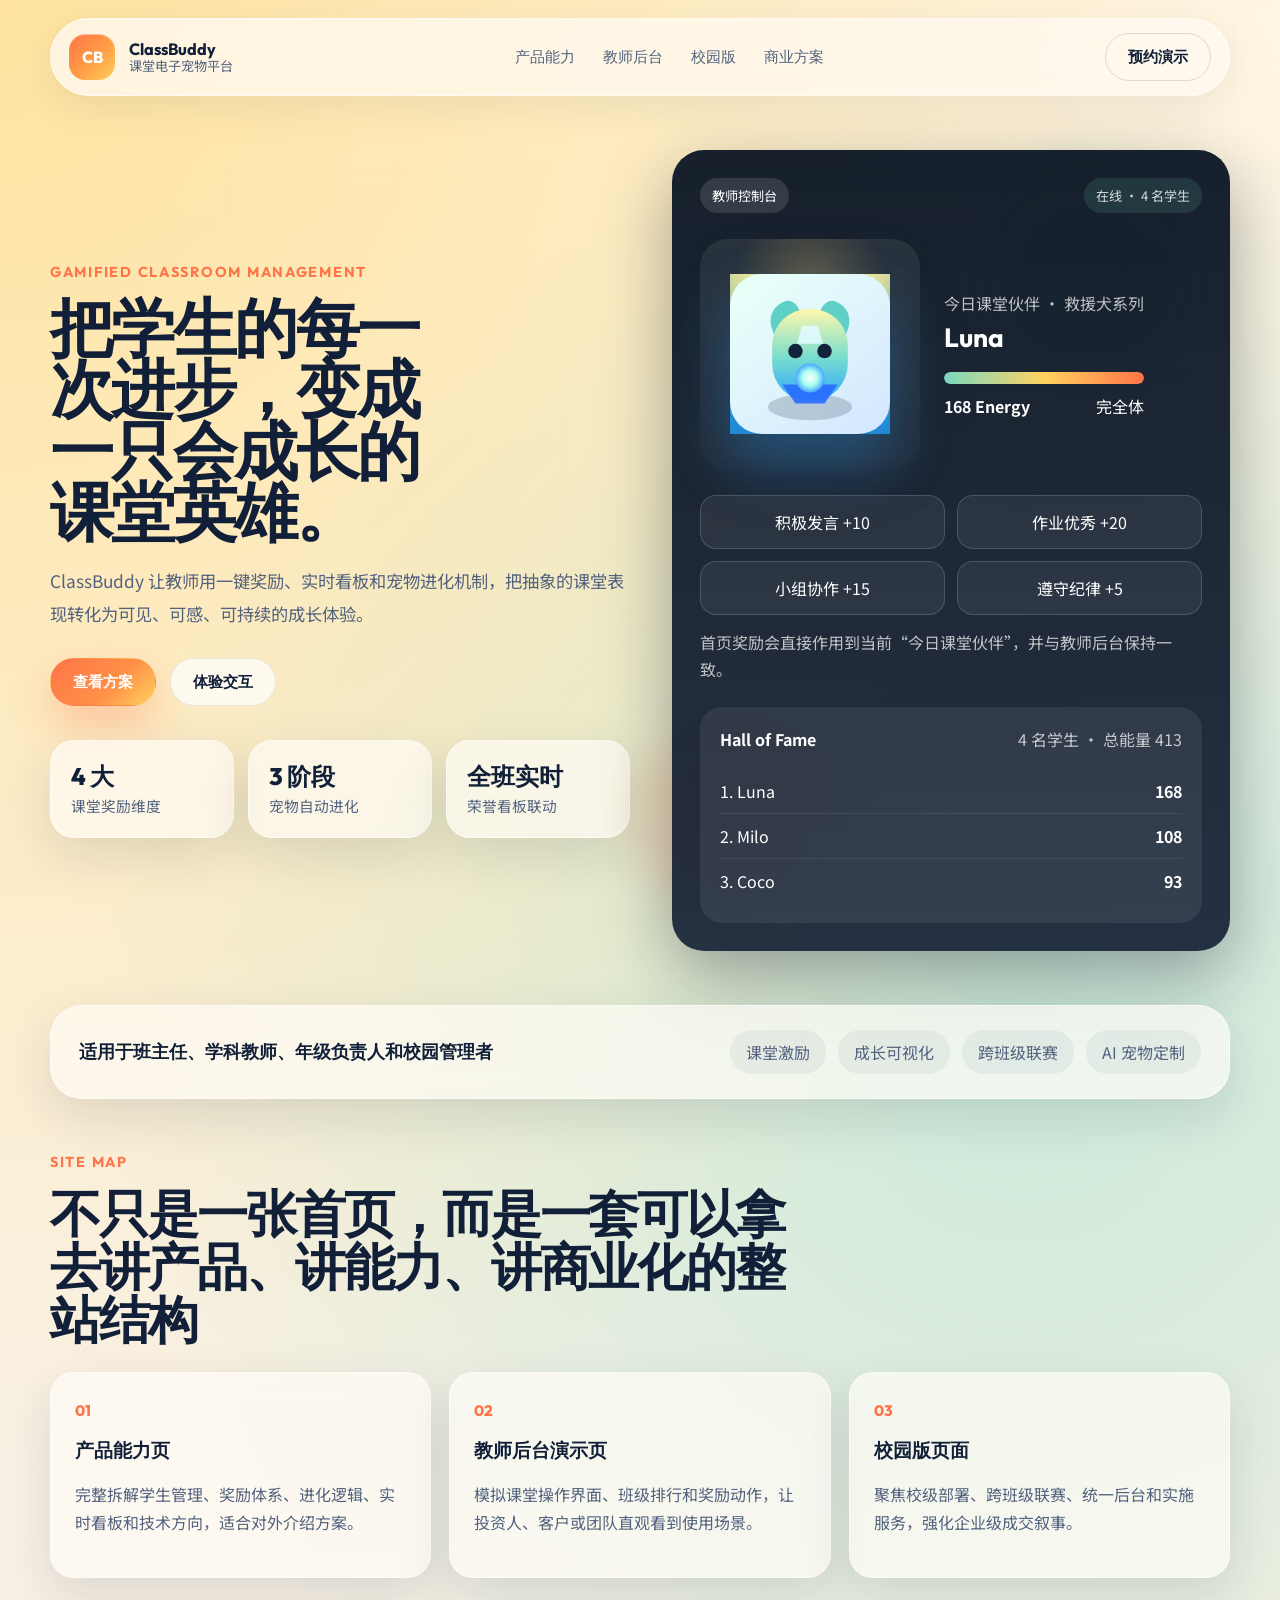
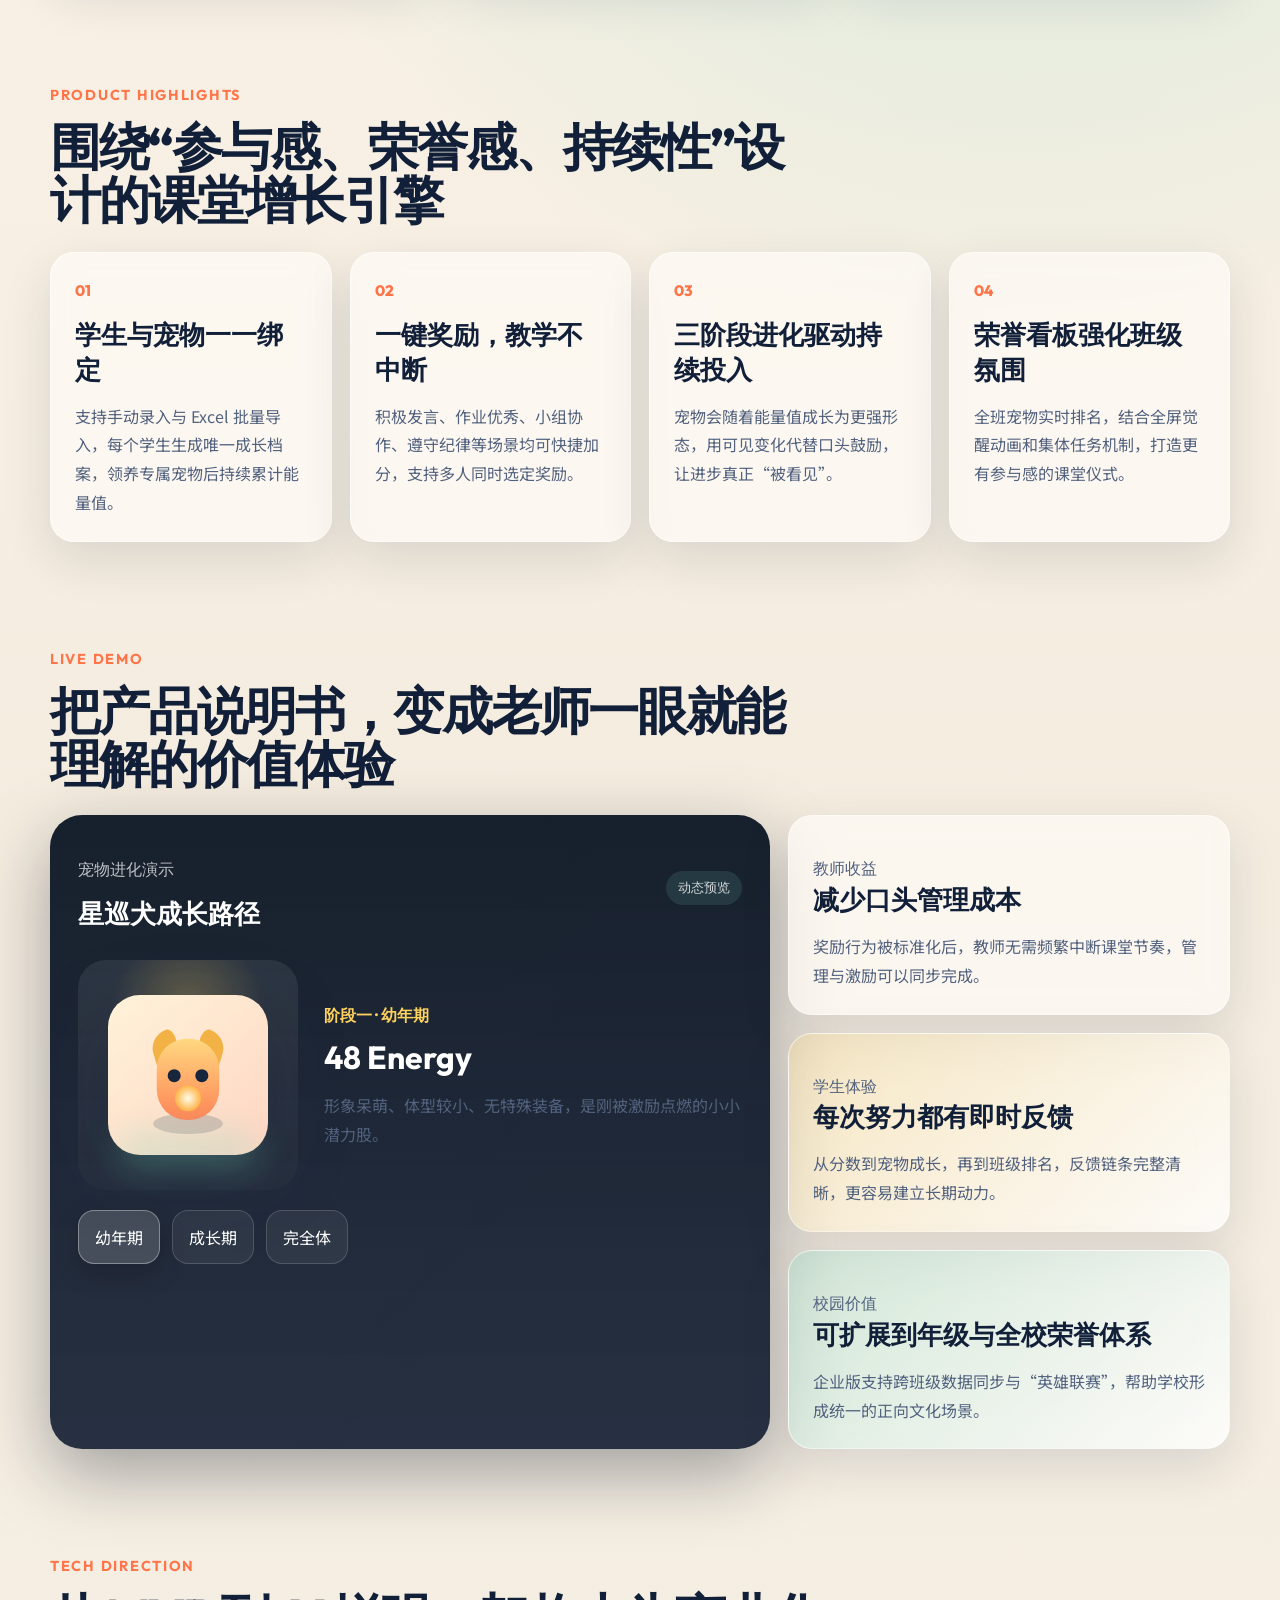
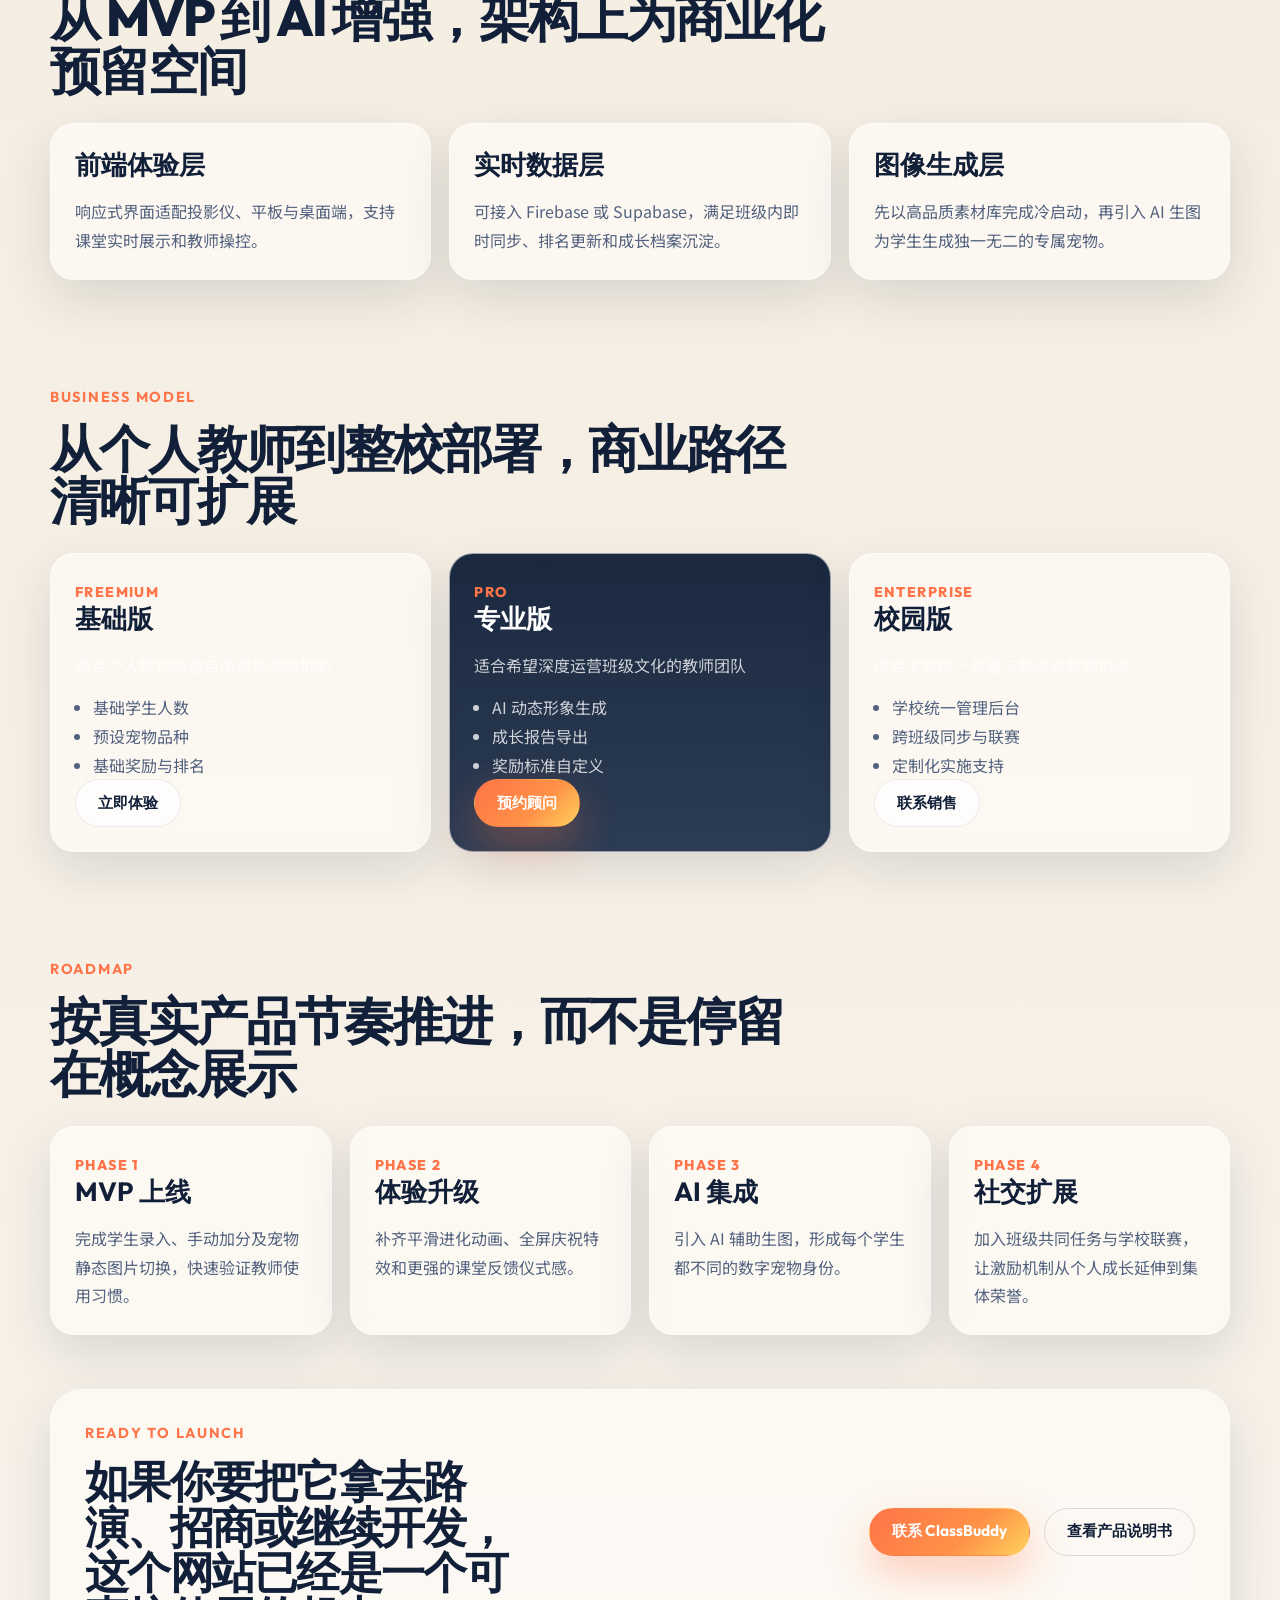
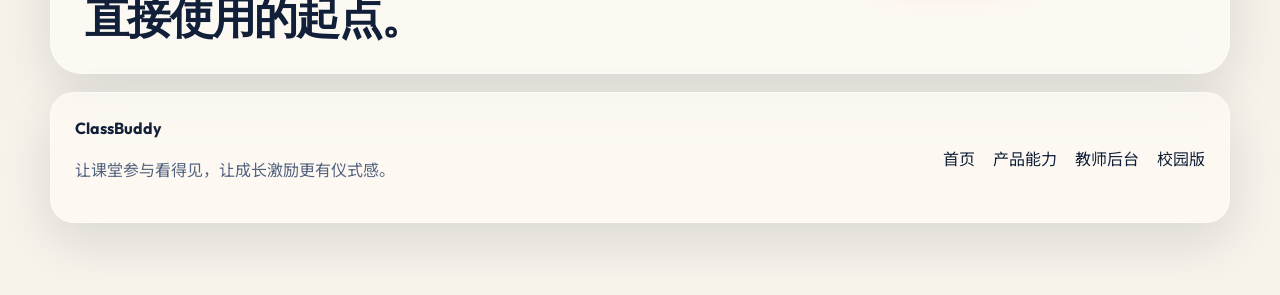
<file: index.html>
<!DOCTYPE html>
<html lang="zh-CN">
  <head>
    <meta charset="UTF-8" />
    <meta name="viewport" content="width=device-width, initial-scale=1.0" />
    <title>ClassBuddy | 让课堂参与看得见</title>
    <meta
      name="description"
      content="ClassBuddy 将课堂表现游戏化，用电子宠物成长、实时荣誉榜与进化动画，让学生更投入，让教师更轻松。"
    />
    <link rel="preconnect" href="https://fonts.googleapis.com" />
    <link rel="preconnect" href="https://fonts.gstatic.com" crossorigin />
    <link
      href="https://fonts.googleapis.com/css2?family=Outfit:wght@400;500;600;700;800&family=Noto+Sans+SC:wght@400;500;700;800&display=swap"
      rel="stylesheet"
    />
    <link rel="stylesheet" href="styles.css" />
  </head>
  <body>
    <div class="site-shell">
      <header class="topbar">
        <a class="brand" href="index.html#hero" aria-label="ClassBuddy 首页">
          <span class="brand-mark">CB</span>
          <span class="brand-text">
            <strong>ClassBuddy</strong>
            <span>课堂电子宠物平台</span>
          </span>
        </a>
        <nav class="nav">
          <a href="product.html">产品能力</a>
          <a href="teacher-console.html">教师后台</a>
          <a href="enterprise.html">校园版</a>
          <a href="index.html#pricing">商业方案</a>
        </nav>
        <a class="button ghost" href="#contact">预约演示</a>
      </header>

      <main>
        <section class="hero section" id="hero">
          <div class="hero-copy reveal">
            <p class="eyebrow">Gamified Classroom Management</p>
            <h1>把学生的每一次进步，变成一只会成长的课堂英雄。</h1>
            <p class="lead">
              ClassBuddy 让教师用一键奖励、实时看板和宠物进化机制，把抽象的课堂表现转化为可见、可感、可持续的成长体验。
            </p>
            <div class="hero-actions">
              <a class="button primary" href="#pricing">查看方案</a>
              <a class="button secondary" href="#showcase">体验交互</a>
            </div>
            <ul class="hero-metrics">
              <li>
                <strong>4 大</strong>
                <span>课堂奖励维度</span>
              </li>
              <li>
                <strong>3 阶段</strong>
                <span>宠物自动进化</span>
              </li>
              <li>
                <strong>全班实时</strong>
                <span>荣誉看板联动</span>
              </li>
            </ul>
          </div>

          <div class="hero-stage reveal">
            <div class="orb orb-a"></div>
            <div class="orb orb-b"></div>
            <div class="dashboard-card">
              <div class="dashboard-top">
                <span class="badge">教师控制台</span>
                <span class="mini-status" id="heroClassStatus">在线 · 6A 班</span>
              </div>
              <div class="pet-panel">
                <div class="pet-illustration">
                  <div class="pet pet-asset" id="heroPet" data-evolution="2">
                    <img class="pet-image" id="heroPetImage" src="assets/pets/rescue-dog-2.svg" alt="课堂宠物形象" />
                  </div>
                </div>
                <div class="pet-details">
                  <p id="heroPetSeries">今日课堂伙伴</p>
                  <h2 id="heroPetName">星巡犬 · Milo</h2>
                  <div class="energy-bar">
                    <span id="heroEnergyBar" style="width: 72%"></span>
                  </div>
                  <div class="energy-meta">
                    <strong id="heroEnergyValue">108 Energy</strong>
                    <span id="heroStageLabel">成长期</span>
                  </div>
                </div>
              </div>
              <div class="reward-grid reward-grid-home">
                <button type="button" data-home-reward-points="10" data-home-reward-label="积极发言">积极发言 +10</button>
                <button type="button" data-home-reward-points="20" data-home-reward-label="作业优秀">作业优秀 +20</button>
                <button type="button" data-home-reward-points="15" data-home-reward-label="小组协作">小组协作 +15</button>
                <button type="button" data-home-reward-points="5" data-home-reward-label="遵守纪律">遵守纪律 +5</button>
              </div>
              <p class="reward-feedback home-reward-feedback" id="homeRewardFeedback">
                首页奖励会直接作用到当前“今日课堂伙伴”，并与教师后台保持一致。
              </p>
              <div class="hall-card">
                <div class="hall-head">
                  <strong>Hall of Fame</strong>
                  <span id="heroHallMeta">实时班级排名</span>
                </div>
                <ol id="heroRankList">
                  <li><span>1. Luna</span><strong>168</strong></li>
                  <li><span>2. Milo</span><strong>108</strong></li>
                  <li><span>3. Coco</span><strong>93</strong></li>
                </ol>
              </div>
            </div>
          </div>
        </section>

        <section class="section trust-strip reveal">
          <p>适用于班主任、学科教师、年级负责人和校园管理者</p>
          <div class="trust-items">
            <span>课堂激励</span>
            <span>成长可视化</span>
            <span>跨班级联赛</span>
            <span>AI 宠物定制</span>
          </div>
        </section>

        <section class="section page-hub">
          <div class="section-heading reveal">
            <p class="eyebrow">Site Map</p>
            <h2>不只是一张首页，而是一套可以拿去讲产品、讲能力、讲商业化的整站结构</h2>
          </div>
          <div class="hub-grid">
            <a class="hub-card reveal" href="product.html">
              <span class="feature-index">01</span>
              <h3>产品能力页</h3>
              <p>完整拆解学生管理、奖励体系、进化逻辑、实时看板和技术方向，适合对外介绍方案。</p>
            </a>
            <a class="hub-card reveal" href="teacher-console.html">
              <span class="feature-index">02</span>
              <h3>教师后台演示页</h3>
              <p>模拟课堂操作界面、班级排行和奖励动作，让投资人、客户或团队直观看到使用场景。</p>
            </a>
            <a class="hub-card reveal" href="enterprise.html">
              <span class="feature-index">03</span>
              <h3>校园版页面</h3>
              <p>聚焦校级部署、跨班级联赛、统一后台和实施服务，强化企业级成交叙事。</p>
            </a>
          </div>
        </section>

        <section class="section" id="features">
          <div class="section-heading reveal">
            <p class="eyebrow">Product Highlights</p>
            <h2>围绕“参与感、荣誉感、持续性”设计的课堂增长引擎</h2>
          </div>
          <div class="feature-grid">
            <article class="feature-card reveal">
              <span class="feature-index">01</span>
              <h3>学生与宠物一一绑定</h3>
              <p>
                支持手动录入与 Excel 批量导入，每个学生生成唯一成长档案，领养专属宠物后持续累计能量值。
              </p>
            </article>
            <article class="feature-card reveal">
              <span class="feature-index">02</span>
              <h3>一键奖励，教学不中断</h3>
              <p>
                积极发言、作业优秀、小组协作、遵守纪律等场景均可快捷加分，支持多人同时选定奖励。
              </p>
            </article>
            <article class="feature-card reveal">
              <span class="feature-index">03</span>
              <h3>三阶段进化驱动持续投入</h3>
              <p>
                宠物会随着能量值成长为更强形态，用可见变化代替口头鼓励，让进步真正“被看见”。
              </p>
            </article>
            <article class="feature-card reveal">
              <span class="feature-index">04</span>
              <h3>荣誉看板强化班级氛围</h3>
              <p>
                全班宠物实时排名，结合全屏觉醒动画和集体任务机制，打造更有参与感的课堂仪式。
              </p>
            </article>
          </div>
        </section>

        <section class="section showcase" id="showcase">
          <div class="section-heading reveal">
            <p class="eyebrow">Live Demo</p>
            <h2>把产品说明书，变成老师一眼就能理解的价值体验</h2>
          </div>
          <div class="showcase-grid">
            <div class="evolution-panel reveal">
              <div class="panel-top">
                <div>
                  <p class="panel-label">宠物进化演示</p>
                  <h3>星巡犬成长路径</h3>
                </div>
                <span class="signal">动态预览</span>
              </div>
              <div class="evolution-stage">
                <div class="pet-stage-screen">
                  <div class="pet pet-asset" id="demoPet">
                    <img class="pet-image" id="demoPetImage" src="assets/pets/rescue-dog-1.svg" alt="宠物进化演示" />
                  </div>
                  <div class="stage-glow"></div>
                </div>
                <div class="stage-copy">
                  <span id="stageTag">阶段一 · 幼年期</span>
                  <strong id="energyValue">48 Energy</strong>
                  <p id="stageDescription">
                    形象呆萌、体型较小、无特殊装备，是刚被激励点燃的小小潜力股。
                  </p>
                </div>
              </div>
              <div class="stage-switcher" role="tablist" aria-label="进化阶段切换">
                <button class="stage-button is-active" data-stage="1" type="button">幼年期</button>
                <button class="stage-button" data-stage="2" type="button">成长期</button>
                <button class="stage-button" data-stage="3" type="button">完全体</button>
              </div>
            </div>

            <div class="insight-panel reveal">
              <article class="insight-card">
                <p class="panel-label">教师收益</p>
                <h3>减少口头管理成本</h3>
                <p>
                  奖励行为被标准化后，教师无需频繁中断课堂节奏，管理与激励可以同步完成。
                </p>
              </article>
              <article class="insight-card alt">
                <p class="panel-label">学生体验</p>
                <h3>每次努力都有即时反馈</h3>
                <p>
                  从分数到宠物成长，再到班级排名，反馈链条完整清晰，更容易建立长期动力。
                </p>
              </article>
              <article class="insight-card accent">
                <p class="panel-label">校园价值</p>
                <h3>可扩展到年级与全校荣誉体系</h3>
                <p>
                  企业版支持跨班级数据同步与“英雄联赛”，帮助学校形成统一的正向文化场景。
                </p>
              </article>
            </div>
          </div>
        </section>

        <section class="section architecture">
          <div class="section-heading reveal">
            <p class="eyebrow">Tech Direction</p>
            <h2>从 MVP 到 AI 增强，架构上为商业化预留空间</h2>
          </div>
          <div class="architecture-grid">
            <div class="arch-card reveal">
              <h3>前端体验层</h3>
              <p>响应式界面适配投影仪、平板与桌面端，支持课堂实时展示和教师操控。</p>
            </div>
            <div class="arch-card reveal">
              <h3>实时数据层</h3>
              <p>可接入 Firebase 或 Supabase，满足班级内即时同步、排名更新和成长档案沉淀。</p>
            </div>
            <div class="arch-card reveal">
              <h3>图像生成层</h3>
              <p>先以高品质素材库完成冷启动，再引入 AI 生图为学生生成独一无二的专属宠物。</p>
            </div>
          </div>
        </section>

        <section class="section pricing" id="pricing">
          <div class="section-heading reveal">
            <p class="eyebrow">Business Model</p>
            <h2>从个人教师到整校部署，商业路径清晰可扩展</h2>
          </div>
          <div class="pricing-grid">
            <article class="price-card reveal">
              <span class="price-type">Freemium</span>
              <h3>基础版</h3>
              <p class="price-copy">适合个人教师快速启用课堂激励机制</p>
              <ul>
                <li>基础学生人数</li>
                <li>预设宠物品种</li>
                <li>基础奖励与排名</li>
              </ul>
              <a class="button secondary" href="#contact">立即体验</a>
            </article>
            <article class="price-card featured reveal">
              <span class="price-type">Pro</span>
              <h3>专业版</h3>
              <p class="price-copy">适合希望深度运营班级文化的教师团队</p>
              <ul>
                <li>AI 动态形象生成</li>
                <li>成长报告导出</li>
                <li>奖励标准自定义</li>
              </ul>
              <a class="button primary" href="#contact">预约顾问</a>
            </article>
            <article class="price-card reveal">
              <span class="price-type">Enterprise</span>
              <h3>校园版</h3>
              <p class="price-copy">适合学校统一部署与跨班级数据协同</p>
              <ul>
                <li>学校统一管理后台</li>
                <li>跨班级同步与联赛</li>
                <li>定制化实施支持</li>
              </ul>
              <a class="button secondary" href="#contact">联系销售</a>
            </article>
          </div>
        </section>

        <section class="section roadmap" id="roadmap">
          <div class="section-heading reveal">
            <p class="eyebrow">Roadmap</p>
            <h2>按真实产品节奏推进，而不是停留在概念展示</h2>
          </div>
          <div class="timeline">
            <article class="timeline-item reveal">
              <span>Phase 1</span>
              <h3>MVP 上线</h3>
              <p>完成学生录入、手动加分及宠物静态图片切换，快速验证教师使用习惯。</p>
            </article>
            <article class="timeline-item reveal">
              <span>Phase 2</span>
              <h3>体验升级</h3>
              <p>补齐平滑进化动画、全屏庆祝特效和更强的课堂反馈仪式感。</p>
            </article>
            <article class="timeline-item reveal">
              <span>Phase 3</span>
              <h3>AI 集成</h3>
              <p>引入 AI 辅助生图，形成每个学生都不同的数字宠物身份。</p>
            </article>
            <article class="timeline-item reveal">
              <span>Phase 4</span>
              <h3>社交扩展</h3>
              <p>加入班级共同任务与学校联赛，让激励机制从个人成长延伸到集体荣誉。</p>
            </article>
          </div>
        </section>

        <section class="section cta reveal" id="contact">
          <div>
            <p class="eyebrow">Ready To Launch</p>
            <h2>如果你要把它拿去路演、招商或继续开发，这个网站已经是一个可直接使用的起点。</h2>
          </div>
          <div class="cta-actions">
            <a class="button primary" href="mailto:hello@classbuddy.app">联系 ClassBuddy</a>
            <a class="button ghost" href="project.md">查看产品说明书</a>
          </div>
        </section>
      </main>

      <footer class="footer">
        <div>
          <strong>ClassBuddy</strong>
          <p>让课堂参与看得见，让成长激励更有仪式感。</p>
        </div>
        <div class="footer-links">
          <a href="index.html">首页</a>
          <a href="product.html">产品能力</a>
          <a href="teacher-console.html">教师后台</a>
          <a href="enterprise.html">校园版</a>
        </div>
      </footer>
    </div>

    <script src="script.js"></script>
  </body>
</html>
</file>
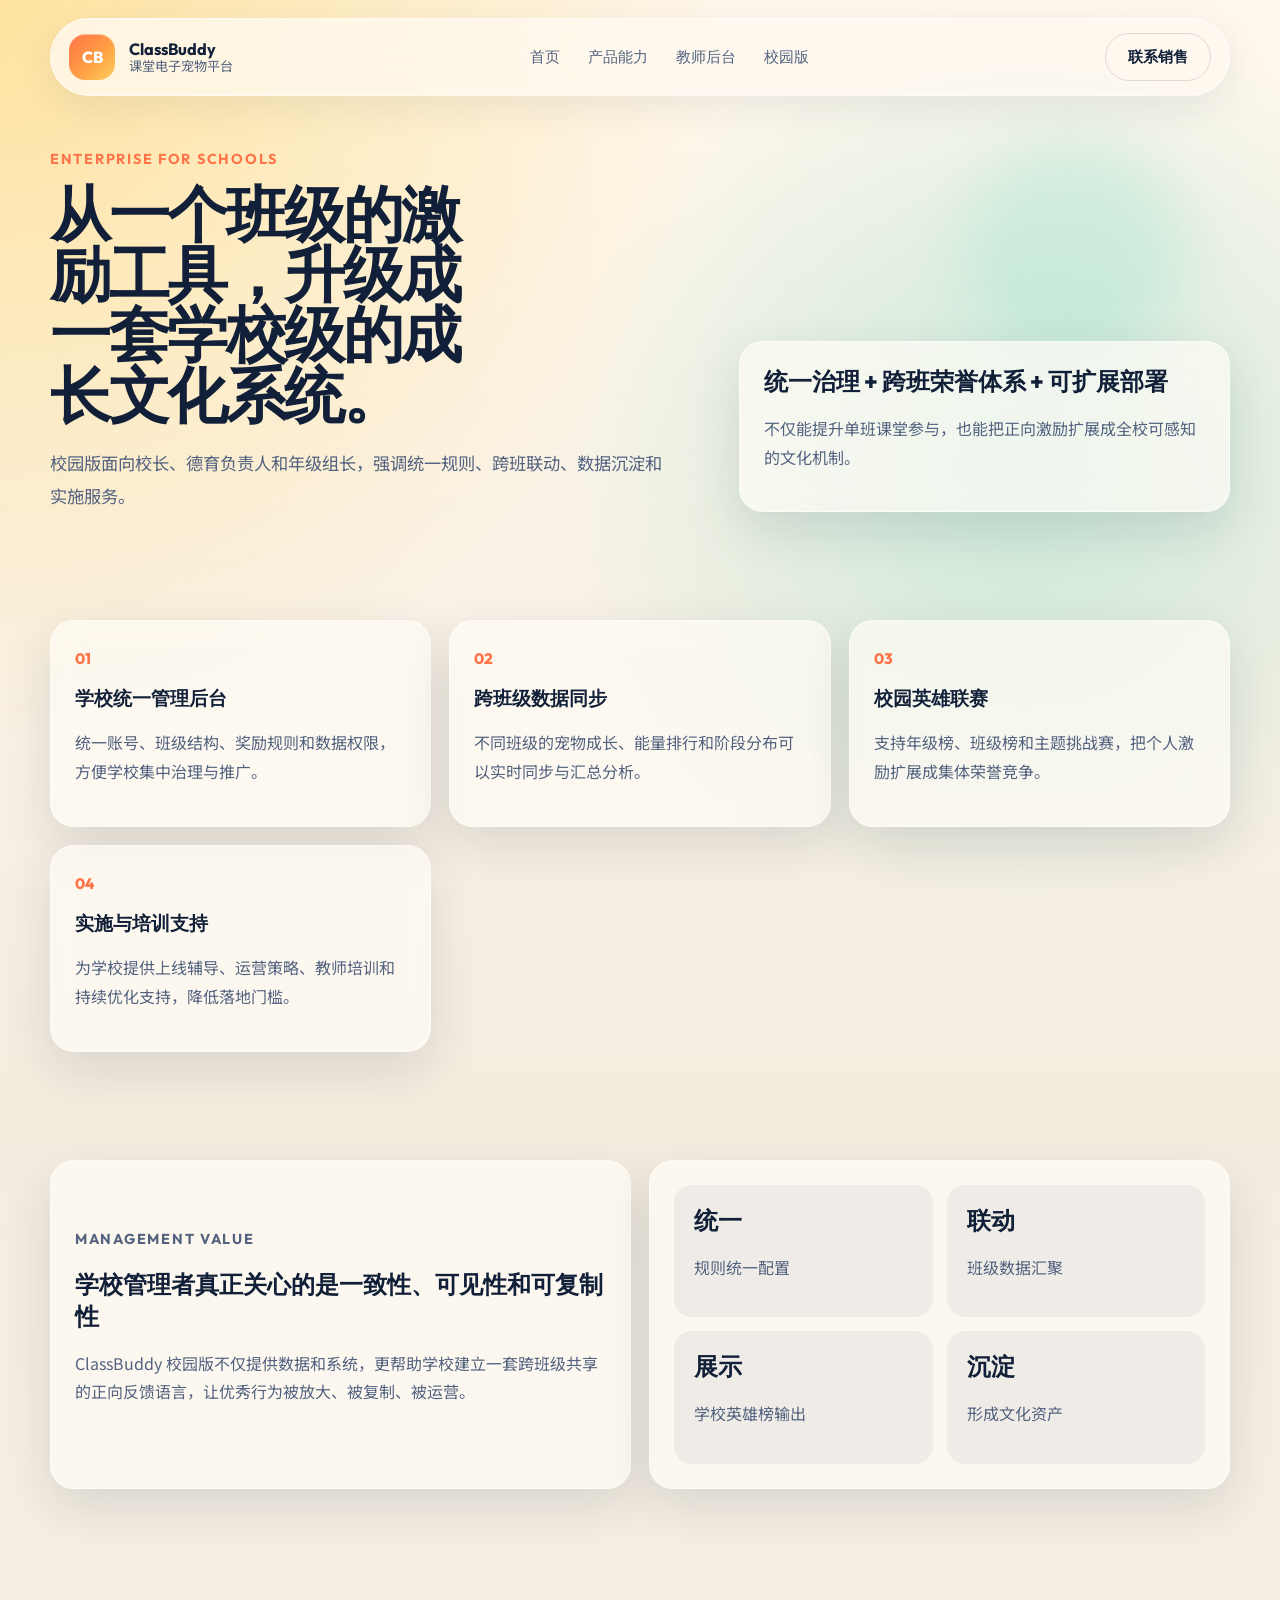
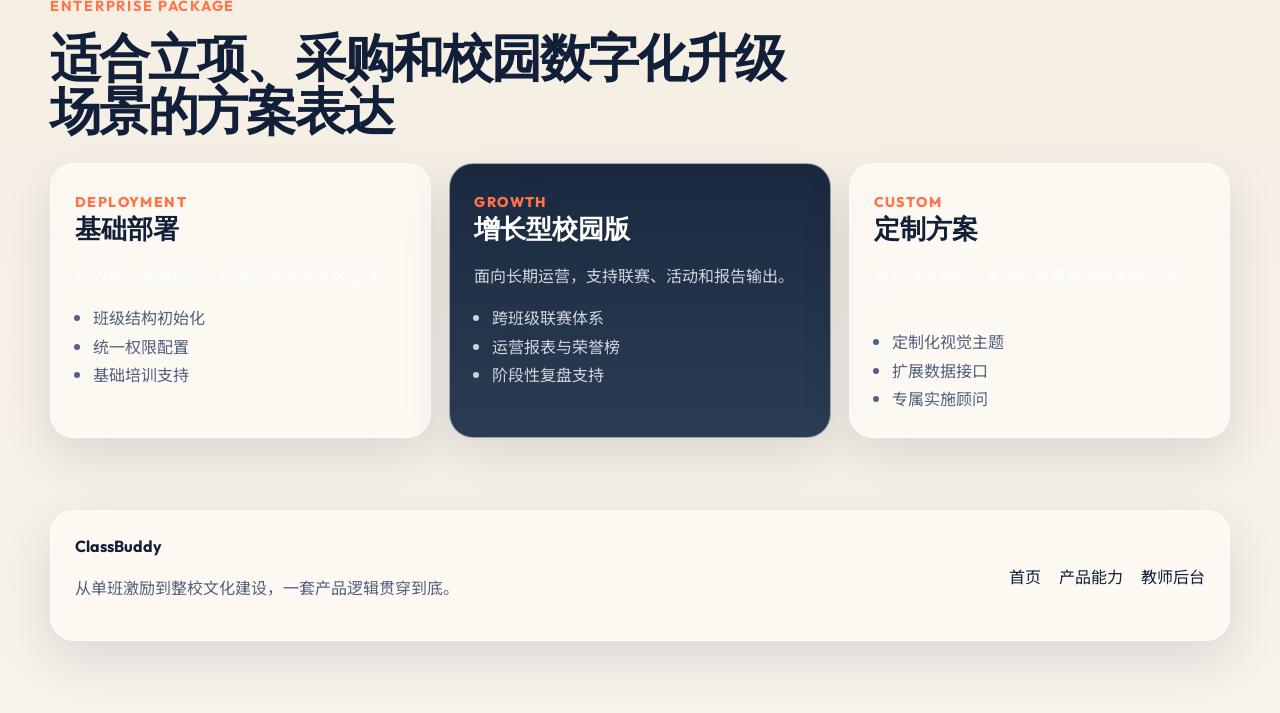
<file: enterprise.html>
<!DOCTYPE html>
<html lang="zh-CN">
  <head>
    <meta charset="UTF-8" />
    <meta name="viewport" content="width=device-width, initial-scale=1.0" />
    <title>ClassBuddy 校园版 | 学校级课堂激励平台</title>
    <meta
      name="description"
      content="了解 ClassBuddy 校园版如何支持学校统一管理、跨班级数据同步、英雄联赛和实施服务。"
    />
    <link rel="preconnect" href="https://fonts.googleapis.com" />
    <link rel="preconnect" href="https://fonts.gstatic.com" crossorigin />
    <link
      href="https://fonts.googleapis.com/css2?family=Outfit:wght@400;500;600;700;800&family=Noto+Sans+SC:wght@400;500;700;800&display=swap"
      rel="stylesheet"
    />
    <link rel="stylesheet" href="styles.css" />
  </head>
  <body>
    <div class="site-shell">
      <header class="topbar">
        <a class="brand" href="index.html" aria-label="ClassBuddy 首页">
          <span class="brand-mark">CB</span>
          <span class="brand-text">
            <strong>ClassBuddy</strong>
            <span>课堂电子宠物平台</span>
          </span>
        </a>
        <nav class="nav">
          <a href="index.html">首页</a>
          <a href="product.html">产品能力</a>
          <a href="teacher-console.html">教师后台</a>
          <a href="enterprise.html">校园版</a>
        </nav>
        <a class="button ghost" href="index.html#contact">联系销售</a>
      </header>

      <main>
        <section class="page-hero section page-hero-enterprise">
          <div class="page-copy reveal">
            <p class="eyebrow">Enterprise For Schools</p>
            <h1>从一个班级的激励工具，升级成一套学校级的成长文化系统。</h1>
            <p class="lead">
              校园版面向校长、德育负责人和年级组长，强调统一规则、跨班联动、数据沉淀和实施服务。
            </p>
          </div>
          <div class="page-stat-card reveal">
            <div class="metric-stack">
              <strong>统一治理 + 跨班荣誉体系 + 可扩展部署</strong>
              <p>不仅能提升单班课堂参与，也能把正向激励扩展成全校可感知的文化机制。</p>
            </div>
          </div>
        </section>

        <section class="section enterprise-grid">
          <article class="enterprise-card reveal">
            <span class="feature-index">01</span>
            <h3>学校统一管理后台</h3>
            <p>统一账号、班级结构、奖励规则和数据权限，方便学校集中治理与推广。</p>
          </article>
          <article class="enterprise-card reveal">
            <span class="feature-index">02</span>
            <h3>跨班级数据同步</h3>
            <p>不同班级的宠物成长、能量排行和阶段分布可以实时同步与汇总分析。</p>
          </article>
          <article class="enterprise-card reveal">
            <span class="feature-index">03</span>
            <h3>校园英雄联赛</h3>
            <p>支持年级榜、班级榜和主题挑战赛，把个人激励扩展成集体荣誉竞争。</p>
          </article>
          <article class="enterprise-card reveal">
            <span class="feature-index">04</span>
            <h3>实施与培训支持</h3>
            <p>为学校提供上线辅导、运营策略、教师培训和持续优化支持，降低落地门槛。</p>
          </article>
        </section>

        <section class="section split-section">
          <div class="split-card reveal">
            <p class="eyebrow">Management Value</p>
            <h2>学校管理者真正关心的是一致性、可见性和可复制性</h2>
            <p>
              ClassBuddy 校园版不仅提供数据和系统，更帮助学校建立一套跨班级共享的正向反馈语言，让优秀行为被放大、被复制、被运营。
            </p>
          </div>
          <div class="process-card reveal">
            <div class="process-step">
              <strong>统一</strong>
              <p>规则统一配置</p>
            </div>
            <div class="process-step">
              <strong>联动</strong>
              <p>班级数据汇聚</p>
            </div>
            <div class="process-step">
              <strong>展示</strong>
              <p>学校英雄榜输出</p>
            </div>
            <div class="process-step">
              <strong>沉淀</strong>
              <p>形成文化资产</p>
            </div>
          </div>
        </section>

        <section class="section pricing">
          <div class="section-heading reveal">
            <p class="eyebrow">Enterprise Package</p>
            <h2>适合立项、采购和校园数字化升级场景的方案表达</h2>
          </div>
          <div class="pricing-grid">
            <article class="price-card reveal">
              <span class="price-type">Deployment</span>
              <h3>基础部署</h3>
              <p class="price-copy">校内统一使用规则，快速完成首批班级上线。</p>
              <ul>
                <li>班级结构初始化</li>
                <li>统一权限配置</li>
                <li>基础培训支持</li>
              </ul>
            </article>
            <article class="price-card featured reveal">
              <span class="price-type">Growth</span>
              <h3>增长型校园版</h3>
              <p class="price-copy">面向长期运营，支持联赛、活动和报告输出。</p>
              <ul>
                <li>跨班级联赛体系</li>
                <li>运营报表与荣誉榜</li>
                <li>阶段性复盘支持</li>
              </ul>
            </article>
            <article class="price-card reveal">
              <span class="price-type">Custom</span>
              <h3>定制方案</h3>
              <p class="price-copy">适合特色学校、集团校或需要深度集成的客户。</p>
              <ul>
                <li>定制化视觉主题</li>
                <li>扩展数据接口</li>
                <li>专属实施顾问</li>
              </ul>
            </article>
          </div>
        </section>
      </main>

      <footer class="footer">
        <div>
          <strong>ClassBuddy</strong>
          <p>从单班激励到整校文化建设，一套产品逻辑贯穿到底。</p>
        </div>
        <div class="footer-links">
          <a href="index.html">首页</a>
          <a href="product.html">产品能力</a>
          <a href="teacher-console.html">教师后台</a>
        </div>
      </footer>
    </div>
    <script src="script.js"></script>
  </body>
</html>
</file>
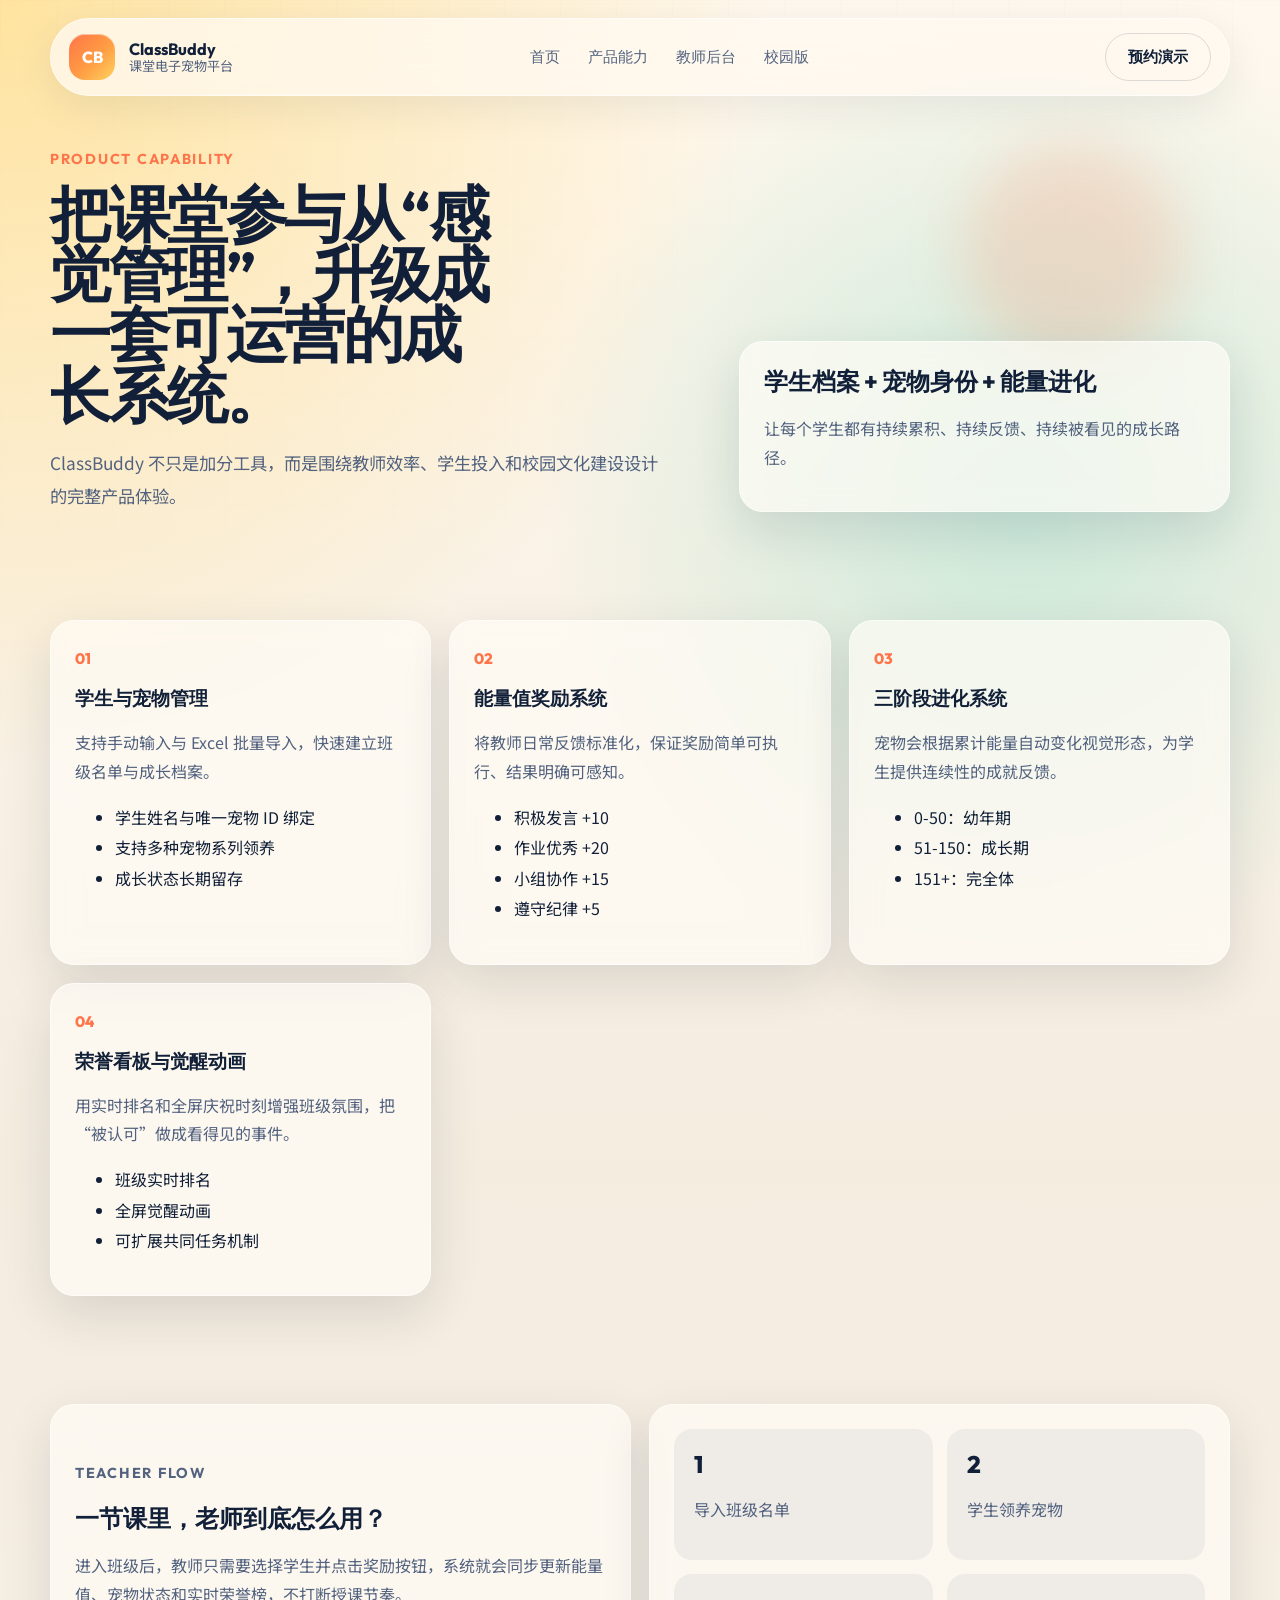
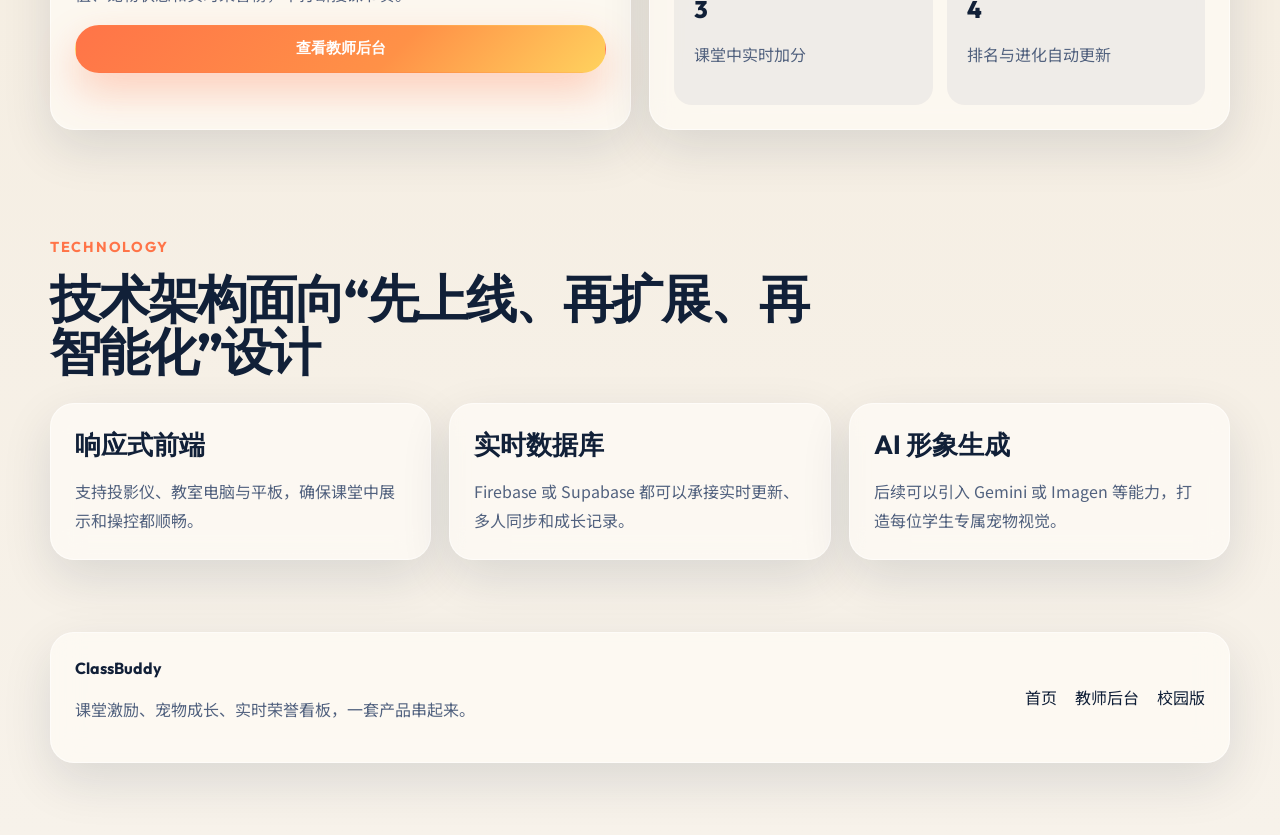
<file: product.html>
<!DOCTYPE html>
<html lang="zh-CN">
  <head>
    <meta charset="UTF-8" />
    <meta name="viewport" content="width=device-width, initial-scale=1.0" />
    <title>ClassBuddy 产品能力 | 游戏化课堂参与平台</title>
    <meta
      name="description"
      content="查看 ClassBuddy 的完整产品能力，包括学生与宠物管理、能量奖励系统、三阶段进化、荣誉看板与 AI 图像扩展方向。"
    />
    <link rel="preconnect" href="https://fonts.googleapis.com" />
    <link rel="preconnect" href="https://fonts.gstatic.com" crossorigin />
    <link
      href="https://fonts.googleapis.com/css2?family=Outfit:wght@400;500;600;700;800&family=Noto+Sans+SC:wght@400;500;700;800&display=swap"
      rel="stylesheet"
    />
    <link rel="stylesheet" href="styles.css" />
  </head>
  <body>
    <div class="site-shell">
      <header class="topbar">
        <a class="brand" href="index.html" aria-label="ClassBuddy 首页">
          <span class="brand-mark">CB</span>
          <span class="brand-text">
            <strong>ClassBuddy</strong>
            <span>课堂电子宠物平台</span>
          </span>
        </a>
        <nav class="nav">
          <a href="index.html">首页</a>
          <a href="product.html">产品能力</a>
          <a href="teacher-console.html">教师后台</a>
          <a href="enterprise.html">校园版</a>
        </nav>
        <a class="button ghost" href="index.html#contact">预约演示</a>
      </header>

      <main>
        <section class="page-hero section page-hero-product">
          <div class="page-copy reveal">
            <p class="eyebrow">Product Capability</p>
            <h1>把课堂参与从“感觉管理”，升级成一套可运营的成长系统。</h1>
            <p class="lead">
              ClassBuddy 不只是加分工具，而是围绕教师效率、学生投入和校园文化建设设计的完整产品体验。
            </p>
          </div>
          <div class="page-stat-card reveal">
            <div class="metric-stack">
              <strong>学生档案 + 宠物身份 + 能量进化</strong>
              <p>让每个学生都有持续累积、持续反馈、持续被看见的成长路径。</p>
            </div>
          </div>
        </section>

        <section class="section capability-grid">
          <article class="capability-card reveal">
            <span class="feature-index">01</span>
            <h3>学生与宠物管理</h3>
            <p>支持手动输入与 Excel 批量导入，快速建立班级名单与成长档案。</p>
            <ul>
              <li>学生姓名与唯一宠物 ID 绑定</li>
              <li>支持多种宠物系列领养</li>
              <li>成长状态长期留存</li>
            </ul>
          </article>
          <article class="capability-card reveal">
            <span class="feature-index">02</span>
            <h3>能量值奖励系统</h3>
            <p>将教师日常反馈标准化，保证奖励简单可执行、结果明确可感知。</p>
            <ul>
              <li>积极发言 +10</li>
              <li>作业优秀 +20</li>
              <li>小组协作 +15</li>
              <li>遵守纪律 +5</li>
            </ul>
          </article>
          <article class="capability-card reveal">
            <span class="feature-index">03</span>
            <h3>三阶段进化系统</h3>
            <p>宠物会根据累计能量自动变化视觉形态，为学生提供连续性的成就反馈。</p>
            <ul>
              <li>0-50：幼年期</li>
              <li>51-150：成长期</li>
              <li>151+：完全体</li>
            </ul>
          </article>
          <article class="capability-card reveal">
            <span class="feature-index">04</span>
            <h3>荣誉看板与觉醒动画</h3>
            <p>用实时排名和全屏庆祝时刻增强班级氛围，把“被认可”做成看得见的事件。</p>
            <ul>
              <li>班级实时排名</li>
              <li>全屏觉醒动画</li>
              <li>可扩展共同任务机制</li>
            </ul>
          </article>
        </section>

        <section class="section split-section">
          <div class="split-card reveal">
            <p class="eyebrow">Teacher Flow</p>
            <h2>一节课里，老师到底怎么用？</h2>
            <p>
              进入班级后，教师只需要选择学生并点击奖励按钮，系统就会同步更新能量值、宠物状态和实时荣誉榜，不打断授课节奏。
            </p>
            <a class="button primary" href="teacher-console.html">查看教师后台</a>
          </div>
          <div class="process-card reveal">
            <div class="process-step">
              <strong>1</strong>
              <p>导入班级名单</p>
            </div>
            <div class="process-step">
              <strong>2</strong>
              <p>学生领养宠物</p>
            </div>
            <div class="process-step">
              <strong>3</strong>
              <p>课堂中实时加分</p>
            </div>
            <div class="process-step">
              <strong>4</strong>
              <p>排名与进化自动更新</p>
            </div>
          </div>
        </section>

        <section class="section architecture">
          <div class="section-heading reveal">
            <p class="eyebrow">Technology</p>
            <h2>技术架构面向“先上线、再扩展、再智能化”设计</h2>
          </div>
          <div class="architecture-grid">
            <div class="arch-card reveal">
              <h3>响应式前端</h3>
              <p>支持投影仪、教室电脑与平板，确保课堂中展示和操控都顺畅。</p>
            </div>
            <div class="arch-card reveal">
              <h3>实时数据库</h3>
              <p>Firebase 或 Supabase 都可以承接实时更新、多人同步和成长记录。</p>
            </div>
            <div class="arch-card reveal">
              <h3>AI 形象生成</h3>
              <p>后续可以引入 Gemini 或 Imagen 等能力，打造每位学生专属宠物视觉。</p>
            </div>
          </div>
        </section>
      </main>

      <footer class="footer">
        <div>
          <strong>ClassBuddy</strong>
          <p>课堂激励、宠物成长、实时荣誉看板，一套产品串起来。</p>
        </div>
        <div class="footer-links">
          <a href="index.html">首页</a>
          <a href="teacher-console.html">教师后台</a>
          <a href="enterprise.html">校园版</a>
        </div>
      </footer>
    </div>
    <script src="script.js"></script>
  </body>
</html>
</file>
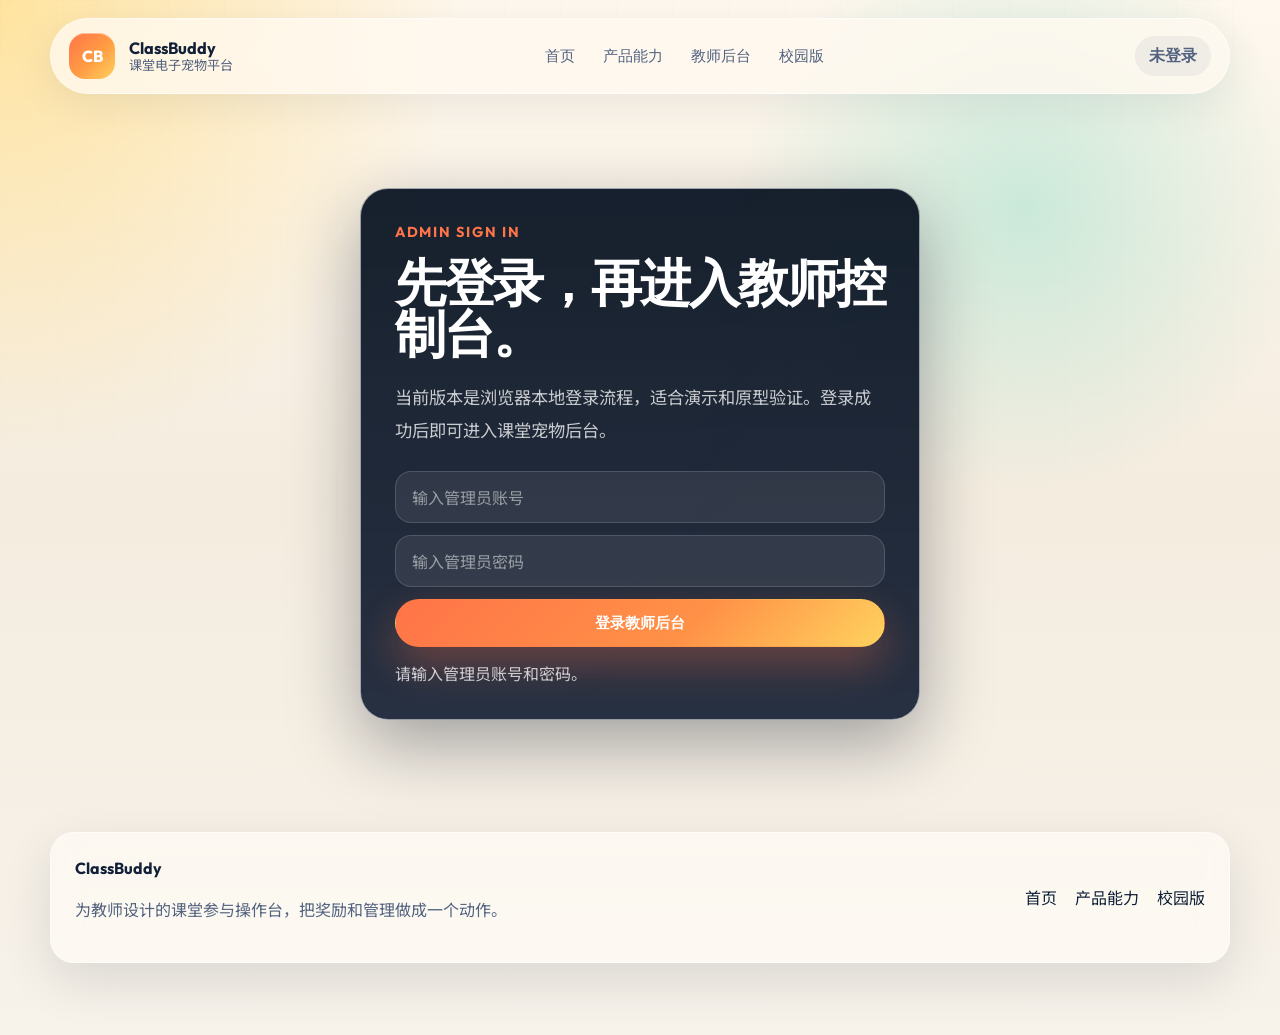
<file: teacher-console.html>
<!DOCTYPE html>
<html lang="zh-CN">
  <head>
    <meta charset="UTF-8" />
    <meta name="viewport" content="width=device-width, initial-scale=1.0" />
    <title>ClassBuddy 教师后台 | 课堂操作演示</title>
    <meta
      name="description"
      content="查看 ClassBuddy 教师后台演示，包括课堂奖励操作、学生状态、实时排行和进化反馈。"
    />
    <link rel="preconnect" href="https://fonts.googleapis.com" />
    <link rel="preconnect" href="https://fonts.gstatic.com" crossorigin />
    <link
      href="https://fonts.googleapis.com/css2?family=Outfit:wght@400;500;600;700;800&family=Noto+Sans+SC:wght@400;500;700;800&display=swap"
      rel="stylesheet"
    />
    <link rel="stylesheet" href="styles.css" />
  </head>
  <body>
    <div class="site-shell">
      <header class="topbar">
        <a class="brand" href="index.html" aria-label="ClassBuddy 首页">
          <span class="brand-mark">CB</span>
          <span class="brand-text">
            <strong>ClassBuddy</strong>
            <span>课堂电子宠物平台</span>
          </span>
        </a>
        <nav class="nav">
          <a href="index.html">首页</a>
          <a href="product.html">产品能力</a>
          <a href="teacher-console.html">教师后台</a>
          <a href="enterprise.html">校园版</a>
        </nav>
        <div class="auth-actions">
          <span class="auth-badge" id="authBadge">未登录</span>
          <button class="button ghost" type="button" id="logoutButton" hidden>退出登录</button>
        </div>
      </header>

      <main class="teacher-console-page">
        <section class="login-shell section" id="loginShell">
          <div class="login-card reveal">
            <p class="eyebrow">Admin Sign In</p>
            <h1>先登录，再进入教师控制台。</h1>
            <p class="lead">
              当前版本是浏览器本地登录流程，适合演示和原型验证。登录成功后即可进入课堂宠物后台。
            </p>
            <form class="login-form" id="loginForm">
              <label class="sr-only" for="loginUsername">管理员账号</label>
              <input id="loginUsername" name="loginUsername" type="text" placeholder="输入管理员账号" autocomplete="username" />
              <label class="sr-only" for="loginPassword">管理员密码</label>
              <input id="loginPassword" name="loginPassword" type="password" placeholder="输入管理员密码" autocomplete="current-password" />
              <button class="button primary" type="submit">登录教师后台</button>
            </form>
            <p class="login-feedback" id="loginFeedback">请输入管理员账号和密码。</p>
          </div>
        </section>

        <div id="consoleApp" hidden>
        <section class="page-hero section page-hero-console">
          <div class="page-copy reveal">
            <p class="eyebrow">Teacher Console</p>
            <h1>老师看到的，不应是一堆表格，而是一个能立刻驱动课堂气氛的控制台。</h1>
            <p class="lead">
              这个页面把产品说明书里的操作逻辑翻成真实的使用场景，更适合演示“老师为什么会愿意每天用”。
            </p>
          </div>
          <div class="page-stat-card reveal">
            <div class="metric-stack">
              <strong>目标：少操作、快反馈、强氛围</strong>
              <p>标准奖励动作、学生卡片和班级排行同屏呈现，让管理和激励同步发生。</p>
            </div>
          </div>
        </section>

        <section class="section console-layout">
          <div class="console-main reveal">
            <div class="console-head">
              <div>
                <p class="panel-label">6A 班 · 英语课堂</p>
                <h2>今日课堂管理台</h2>
              </div>
              <span class="signal" id="classSignal">0 名学生</span>
            </div>
            <div class="console-stats">
              <div class="stat-chip">
                <strong id="totalEnergyStat">0</strong>
                <span>班级总能量</span>
              </div>
              <div class="stat-chip">
                <strong id="selectedCountStat">0</strong>
                <span>今日奖励次数</span>
              </div>
              <div class="stat-chip">
                <strong id="evolvedCountStat">0</strong>
                <span>达到进化阈值</span>
              </div>
            </div>
            <div class="console-toolbar">
              <form class="student-form" id="studentForm">
                <label class="sr-only" for="studentName">学生姓名</label>
                <input id="studentName" name="studentName" type="text" placeholder="输入学生姓名，例如：Luna" maxlength="24" />
                <select id="petType" name="petType" aria-label="选择宠物系列">
                  <option value="救援犬系列">救援犬系列</option>
                  <option value="光之巨人系列">光之巨人系列</option>
                  <option value="魔法精灵系列">魔法精灵系列</option>
                </select>
                <button type="submit">新增学生</button>
              </form>
              <div class="toolbar-actions">
                <button class="mini-action" type="button" id="seedDemoData">重置演示数据</button>
                <button class="mini-action" type="button" id="exportCsvButton">导出 CSV</button>
                <button class="mini-action" type="button" id="exportJsonButton">导出备份</button>
                <button class="mini-action danger" type="button" id="clearAllData">清空全部数据</button>
              </div>
            </div>
            <div class="import-panel">
              <div class="import-copy">
                <strong>批量导入学生</strong>
                <p>支持上传 `CSV` 文件，或直接把 Excel 里的姓名/宠物系列/能量三列复制后粘贴进来。`.xlsx` 入口也已预留。</p>
              </div>
              <div class="import-controls">
                <input id="csvFileInput" type="file" accept=".csv,text/csv,.txt,.xlsx,application/vnd.openxmlformats-officedocument.spreadsheetml.sheet" />
                <textarea
                  id="bulkStudentInput"
                  rows="4"
                  placeholder="示例：&#10;姓名,宠物系列,能量&#10;Luna,救援犬系列,168&#10;Milo,光之巨人系列,108"
                ></textarea>
                <div class="toolbar-actions">
                  <button class="mini-action" type="button" id="importStudentsButton">导入文本数据</button>
                </div>
              </div>
            </div>
            <div class="console-hint" id="consoleHint">
              先勾选学生，再点击右侧奖励按钮。数据会保存在当前浏览器中。
            </div>
            <div class="student-grid" id="studentGrid" aria-live="polite">
            </div>
          </div>

          <aside class="console-side reveal">
            <div class="side-card dark">
              <p class="panel-label">快捷奖励</p>
              <h3>一键发放课堂激励</h3>
              <div class="reward-grid reward-grid-live">
                <button type="button" data-reward-points="10" data-reward-label="积极发言">积极发言 +10</button>
                <button type="button" data-reward-points="20" data-reward-label="作业优秀">作业优秀 +20</button>
                <button type="button" data-reward-points="15" data-reward-label="小组协作">小组协作 +15</button>
                <button type="button" data-reward-points="5" data-reward-label="遵守纪律">遵守纪律 +5</button>
              </div>
              <p class="reward-feedback" id="rewardFeedback">选择学生后可发放奖励。</p>
            </div>
            <div class="side-card">
              <p class="panel-label">实时排行</p>
              <h3>Hall of Fame</h3>
              <ol class="rank-list" id="rankList">
              </ol>
            </div>
            <div class="side-card accent-card">
              <p class="panel-label">课堂瞬间</p>
              <h3 id="spotlightTitle">进化觉醒待触发</h3>
              <p id="spotlightText">当学生跨过关键能量阈值时，这里会出现最新的成长播报。</p>
            </div>
          </aside>
        </section>
        </div>
      </main>

      <footer class="footer">
        <div>
          <strong>ClassBuddy</strong>
          <p>为教师设计的课堂参与操作台，把奖励和管理做成一个动作。</p>
        </div>
        <div class="footer-links">
          <a href="index.html">首页</a>
          <a href="product.html">产品能力</a>
          <a href="enterprise.html">校园版</a>
        </div>
      </footer>
    </div>

    <div class="student-modal" id="studentModal" aria-hidden="true">
      <div class="student-modal-backdrop" data-close-student-modal></div>
      <div class="student-modal-dialog" role="dialog" aria-modal="true" aria-labelledby="studentModalTitle">
        <button class="student-modal-close" type="button" data-close-student-modal aria-label="关闭成长档案">关闭</button>
        <div class="student-modal-content" id="studentModalContent">
          <p class="panel-label">成长档案</p>
          <h3 id="studentModalTitle">学生成长档案</h3>
          <p id="studentModalText">选择学生后可查看完整成长状态。</p>
        </div>
      </div>
    </div>
    <script src="script.js"></script>
  </body>
</html>
</file>
<file: styles.css>
:root {
  --bg: #f6efe5;
  --bg-deep: #132033;
  --surface: rgba(255, 255, 255, 0.72);
  --surface-strong: #fff9f0;
  --card: rgba(15, 29, 47, 0.9);
  --text: #112038;
  --muted: #52627f;
  --line: rgba(17, 32, 56, 0.1);
  --accent: #ff7448;
  --accent-2: #ffd25e;
  --accent-3: #7cd9c2;
  --white: #ffffff;
  --shadow-lg: 0 28px 90px rgba(17, 32, 56, 0.14);
  --shadow-md: 0 18px 50px rgba(17, 32, 56, 0.12);
  --radius-xl: 32px;
  --radius-lg: 24px;
  --radius-md: 16px;
  --container: 1180px;
}

* {
  box-sizing: border-box;
}

[hidden] {
  display: none !important;
}

html {
  scroll-behavior: smooth;
}

body {
  margin: 0;
  font-family: "Noto Sans SC", "PingFang SC", "Microsoft YaHei", sans-serif;
  color: var(--text);
  background:
    radial-gradient(circle at top left, rgba(255, 210, 94, 0.55), transparent 28%),
    radial-gradient(circle at 80% 20%, rgba(124, 217, 194, 0.38), transparent 22%),
    linear-gradient(180deg, #fff8ee 0%, #f4ecdf 48%, #f7f2ea 100%);
}

body::before {
  content: "";
  position: fixed;
  inset: 0;
  pointer-events: none;
  background-image:
    linear-gradient(rgba(17, 32, 56, 0.03) 1px, transparent 1px),
    linear-gradient(90deg, rgba(17, 32, 56, 0.03) 1px, transparent 1px);
  background-size: 56px 56px;
  mask-image: linear-gradient(180deg, rgba(0, 0, 0, 0.2), transparent 85%);
}

a {
  color: inherit;
  text-decoration: none;
}

button {
  font: inherit;
}

.site-shell {
  width: min(calc(100% - 40px), var(--container));
  margin: 0 auto;
  padding-bottom: 72px;
}

.topbar {
  position: sticky;
  top: 18px;
  z-index: 30;
  display: flex;
  align-items: center;
  justify-content: space-between;
  gap: 18px;
  margin-top: 18px;
  padding: 14px 18px;
  border: 1px solid rgba(255, 255, 255, 0.6);
  border-radius: 999px;
  background: rgba(255, 249, 240, 0.78);
  backdrop-filter: blur(18px);
  box-shadow: 0 10px 40px rgba(17, 32, 56, 0.08);
}

.brand {
  display: inline-flex;
  align-items: center;
  gap: 14px;
}

.brand-mark {
  display: grid;
  place-items: center;
  width: 46px;
  height: 46px;
  border-radius: 16px;
  font-family: "Outfit", sans-serif;
  font-weight: 800;
  color: var(--white);
  background: linear-gradient(135deg, #ff7448, #ff9e44 56%, #ffd25e);
  box-shadow: inset 0 1px 0 rgba(255, 255, 255, 0.45);
}

.brand-text {
  display: flex;
  flex-direction: column;
  line-height: 1.1;
}

.brand-text strong,
.nav a,
.button,
.eyebrow,
.feature-index,
.price-type,
.panel-label,
.signal,
.timeline-item span {
  font-family: "Outfit", sans-serif;
}

.brand-text strong {
  font-size: 1.02rem;
}

.brand-text span {
  color: var(--muted);
  font-size: 0.82rem;
}

.nav {
  display: inline-flex;
  gap: 28px;
}

.nav a {
  color: var(--muted);
  font-size: 0.95rem;
  transition: color 180ms ease;
}

.nav a:hover,
.nav a:focus-visible {
  color: var(--text);
}

.button {
  display: inline-flex;
  align-items: center;
  justify-content: center;
  min-height: 48px;
  padding: 0 22px;
  border-radius: 999px;
  border: 1px solid transparent;
  font-size: 0.96rem;
  font-weight: 700;
  transition:
    transform 180ms ease,
    box-shadow 180ms ease,
    background 180ms ease,
    color 180ms ease,
    border-color 180ms ease;
}

.button:hover,
.button:focus-visible,
.reward-grid button:hover,
.stage-button:hover,
.stage-button:focus-visible {
  transform: translateY(-2px);
}

.button.primary {
  color: var(--white);
  background: linear-gradient(135deg, #ff7448, #ff9147 60%, #ffd25e);
  box-shadow: 0 18px 40px rgba(255, 116, 72, 0.32);
}

.button.secondary {
  color: var(--text);
  background: rgba(255, 255, 255, 0.72);
  border-color: rgba(17, 32, 56, 0.08);
}

.button.ghost {
  color: var(--text);
  background: transparent;
  border-color: rgba(17, 32, 56, 0.14);
}

.auth-actions {
  display: inline-flex;
  align-items: center;
  gap: 10px;
}

.auth-badge {
  display: inline-flex;
  align-items: center;
  min-height: 40px;
  padding: 0 14px;
  border-radius: 999px;
  color: var(--muted);
  background: rgba(17, 32, 56, 0.05);
  font-family: "Outfit", sans-serif;
  font-weight: 700;
}

.section {
  padding: 54px 0;
}

.hero {
  display: grid;
  grid-template-columns: 1.02fr 0.98fr;
  gap: 42px;
  align-items: center;
  min-height: calc(100vh - 140px);
}

.eyebrow {
  margin: 0 0 16px;
  color: var(--accent);
  font-size: 0.9rem;
  font-weight: 700;
  letter-spacing: 0.12em;
  text-transform: uppercase;
}

.hero h1,
.section-heading h2,
.cta h2 {
  margin: 0;
  font-family: "Outfit", sans-serif;
  font-weight: 800;
  letter-spacing: -0.04em;
}

.hero h1 {
  font-size: clamp(3rem, 5vw, 5.8rem);
  line-height: 0.96;
  max-width: 9.2ch;
}

.lead {
  max-width: 620px;
  margin: 22px 0 0;
  color: var(--muted);
  font-size: 1.08rem;
  line-height: 1.9;
}

.hero-actions {
  display: flex;
  gap: 14px;
  margin-top: 28px;
}

.hero-metrics {
  display: grid;
  grid-template-columns: repeat(3, minmax(0, 1fr));
  gap: 14px;
  margin: 34px 0 0;
  padding: 0;
  list-style: none;
}

.hero-metrics li,
.feature-card,
.insight-card,
.arch-card,
.price-card,
.timeline-item,
.trust-strip,
.cta {
  border: 1px solid rgba(255, 255, 255, 0.56);
  background: rgba(255, 252, 247, 0.66);
  backdrop-filter: blur(14px);
  box-shadow: var(--shadow-md);
}

.hero-metrics li {
  padding: 20px;
  border-radius: var(--radius-lg);
}

.hero-metrics strong {
  display: block;
  font-family: "Outfit", sans-serif;
  font-size: 1.5rem;
  font-weight: 800;
}

.hero-metrics span {
  color: var(--muted);
  font-size: 0.92rem;
}

.hero-stage {
  position: relative;
}

.orb {
  position: absolute;
  border-radius: 999px;
  filter: blur(20px);
}

.orb-a {
  top: 2%;
  right: 6%;
  width: 220px;
  height: 220px;
  background: rgba(124, 217, 194, 0.28);
}

.orb-b {
  bottom: 4%;
  left: -6%;
  width: 200px;
  height: 200px;
  background: rgba(255, 116, 72, 0.18);
}

.dashboard-card,
.evolution-panel {
  position: relative;
  overflow: hidden;
  padding: 28px;
  border-radius: var(--radius-xl);
  background:
    linear-gradient(180deg, rgba(13, 23, 37, 0.96), rgba(21, 32, 52, 0.92)),
    linear-gradient(135deg, rgba(255, 255, 255, 0.08), transparent);
  color: var(--white);
  box-shadow: 0 24px 70px rgba(11, 19, 35, 0.36);
}

.dashboard-top,
.panel-top,
.hall-head,
.energy-meta,
.trust-items,
.pricing-grid,
.showcase-grid,
.architecture-grid,
.feature-grid,
.timeline,
.cta,
.evolution-stage,
.pet-panel {
  display: flex;
}

.dashboard-top,
.panel-top,
.hall-head,
.energy-meta {
  justify-content: space-between;
  align-items: center;
}

.badge,
.mini-status,
.signal {
  display: inline-flex;
  align-items: center;
  border-radius: 999px;
  padding: 8px 12px;
  font-size: 0.82rem;
}

.badge {
  background: rgba(255, 255, 255, 0.12);
}

.mini-status,
.signal {
  color: rgba(255, 255, 255, 0.8);
  background: rgba(124, 217, 194, 0.12);
}

.pet-panel {
  gap: 24px;
  align-items: center;
  margin-top: 26px;
}

.pet-illustration,
.pet-stage-screen {
  position: relative;
  display: grid;
  place-items: center;
  flex: 0 0 220px;
  min-height: 230px;
  border-radius: 28px;
  background:
    radial-gradient(circle at 50% 20%, rgba(255, 210, 94, 0.28), transparent 36%),
    linear-gradient(180deg, rgba(255, 255, 255, 0.08), rgba(255, 255, 255, 0.02));
}

.pet {
  --pet-size: 112px;
  position: relative;
  width: var(--pet-size);
  height: calc(var(--pet-size) * 1.15);
  border-radius: 46% 46% 38% 38%;
  background: linear-gradient(180deg, #ffe581, #ff9d61 68%, #ff7448);
  box-shadow:
    inset 0 -12px 28px rgba(181, 48, 29, 0.24),
    0 26px 45px rgba(255, 116, 72, 0.35);
  transform-origin: center bottom;
  animation: float 4.2s ease-in-out infinite;
}

.pet.pet-asset {
  width: 160px;
  height: 160px;
  border-radius: 0;
  background: none;
  box-shadow: none;
}

.pet.pet-asset::before,
.pet.pet-asset::after,
.pet.pet-asset .pet-face,
.pet.pet-asset .pet-core {
  display: none;
}

.pet-image {
  display: block;
  width: 100%;
  height: 100%;
  object-fit: contain;
  filter: drop-shadow(0 20px 40px rgba(17, 32, 56, 0.18));
}

.pet::before,
.pet::after {
  content: "";
  position: absolute;
  top: -18px;
  width: 28px;
  height: 36px;
  border-radius: 14px 14px 8px 8px;
  background: linear-gradient(180deg, #ffd25e, #ff9e44);
}

.pet::before {
  left: 12px;
  transform: rotate(-18deg);
}

.pet::after {
  right: 12px;
  transform: rotate(18deg);
}

.pet-face,
.pet-core {
  position: absolute;
}

.pet-face {
  top: 40px;
  width: 12px;
  height: 18px;
  border-radius: 999px;
  background: #132033;
}

.pet-face-left {
  left: 30px;
}

.pet-face-right {
  right: 30px;
}

.pet-core {
  left: 50%;
  bottom: 20px;
  width: 30px;
  height: 30px;
  border-radius: 999px;
  transform: translateX(-50%);
  background: radial-gradient(circle, #fffce6 0%, #ffd25e 35%, #ff9e44 70%);
  box-shadow: 0 0 28px rgba(255, 210, 94, 0.55);
}

.pet-stage-2,
.pet[data-evolution="2"] {
  --pet-size: 136px;
}

.pet-stage-2::before,
.pet-stage-2::after,
.pet[data-evolution="2"]::before,
.pet[data-evolution="2"]::after {
  height: 42px;
}

.pet[data-evolution="3"] {
  --pet-size: 158px;
  background: linear-gradient(180deg, #fff4a6, #7cd9c2 45%, #2da7ff 90%);
  box-shadow:
    inset 0 -12px 28px rgba(2, 57, 93, 0.24),
    0 30px 55px rgba(45, 167, 255, 0.35);
}

.pet[data-evolution="3"]::before,
.pet[data-evolution="3"]::after {
  width: 32px;
  height: 54px;
  background: linear-gradient(180deg, #fff7c8, #7cd9c2);
}

.pet[data-evolution="3"] .pet-core {
  width: 38px;
  height: 38px;
  background: radial-gradient(circle, #ffffff 0%, #7cd9c2 45%, #2da7ff 75%);
  box-shadow: 0 0 34px rgba(124, 217, 194, 0.7);
}

.pet[data-evolution="1"] {
  --pet-size: 100px;
}

.pet-details p,
.panel-label,
.hall-head span,
.price-copy,
.timeline-item p,
.arch-card p,
.feature-card p,
.insight-card p,
.section-heading p:last-child,
.cta p:last-child {
  color: rgba(255, 255, 255, 0.72);
}

.pet-details p {
  margin: 0 0 6px;
}

.pet-details h2,
.panel-top h3,
.insight-card h3,
.arch-card h3,
.price-card h3,
.timeline-item h3,
.feature-card h3 {
  margin: 0;
  font-family: "Outfit", sans-serif;
  font-size: 1.65rem;
}

.energy-bar {
  margin: 18px 0 10px;
  width: min(280px, 100%);
  height: 12px;
  border-radius: 999px;
  background: rgba(255, 255, 255, 0.12);
  overflow: hidden;
}

.energy-bar span {
  display: block;
  height: 100%;
  border-radius: inherit;
  background: linear-gradient(90deg, #7cd9c2, #ffd25e, #ff7448);
}

.reward-grid {
  display: grid;
  grid-template-columns: repeat(2, minmax(0, 1fr));
  gap: 12px;
  margin-top: 26px;
}

.reward-grid button,
.stage-button {
  border: 1px solid rgba(255, 255, 255, 0.16);
  border-radius: 16px;
  color: var(--white);
  background: rgba(255, 255, 255, 0.06);
  padding: 14px 16px;
  cursor: pointer;
  transition:
    transform 180ms ease,
    background 180ms ease,
    border-color 180ms ease,
    box-shadow 180ms ease;
}

.hall-card {
  margin-top: 24px;
  padding: 20px;
  border-radius: 22px;
  background: rgba(255, 255, 255, 0.07);
}

.hall-card ol {
  margin: 18px 0 0;
  padding: 0;
  list-style: none;
}

.hall-card li {
  display: flex;
  justify-content: space-between;
  padding: 10px 0;
  border-bottom: 1px solid rgba(255, 255, 255, 0.08);
}

.hall-card li:last-child {
  border-bottom: 0;
}

.trust-strip {
  display: flex;
  align-items: center;
  justify-content: space-between;
  gap: 22px;
  padding: 24px 28px;
  border-radius: var(--radius-xl);
}

.trust-strip p {
  margin: 0;
  font-family: "Outfit", sans-serif;
  font-size: 1.1rem;
  font-weight: 700;
}

.trust-items {
  flex-wrap: wrap;
  gap: 12px;
}

.trust-items span {
  padding: 10px 16px;
  border-radius: 999px;
  background: rgba(17, 32, 56, 0.05);
  color: var(--muted);
}

.section-heading {
  max-width: 780px;
  margin-bottom: 26px;
}

.section-heading h2 {
  font-size: clamp(2.2rem, 4vw, 4rem);
  line-height: 1.03;
}

.feature-grid,
.architecture-grid,
.pricing-grid,
.hub-grid,
.capability-grid,
.enterprise-grid {
  gap: 18px;
}

.feature-grid {
  display: grid;
  grid-template-columns: repeat(4, minmax(0, 1fr));
}

.hub-grid,
.capability-grid,
.enterprise-grid {
  display: grid;
  grid-template-columns: repeat(3, minmax(0, 1fr));
}

.feature-card,
.arch-card,
.price-card,
.timeline-item,
.insight-card,
.hub-card,
.capability-card,
.enterprise-card,
.split-card,
.process-card,
.console-main,
.console-side .side-card,
.page-stat-card {
  padding: 24px;
  border-radius: var(--radius-lg);
}

.hub-card,
.capability-card,
.enterprise-card,
.split-card,
.process-card,
.console-main,
.console-side .side-card,
.page-stat-card,
.footer {
  border: 1px solid rgba(255, 255, 255, 0.56);
  background: rgba(255, 252, 247, 0.68);
  backdrop-filter: blur(14px);
  box-shadow: var(--shadow-md);
}

.hub-card h3,
.capability-card h3,
.enterprise-card h3,
.split-card h2,
.console-head h2 {
  margin: 0;
  font-family: "Outfit", sans-serif;
}

.hub-card p,
.capability-card p,
.enterprise-card p,
.split-card p,
.metric-stack p,
.footer p,
.student-card p,
.stat-chip span,
.rank-list li,
.process-step p {
  color: var(--muted);
  line-height: 1.8;
}

.page-hero {
  display: grid;
  grid-template-columns: 1.15fr 0.85fr;
  gap: 24px;
  align-items: end;
  min-height: 44vh;
}

.teacher-console-page {
  min-height: 70vh;
}

.login-shell {
  display: grid;
  place-items: center;
  min-height: calc(100vh - 180px);
}

.login-card {
  width: min(560px, 100%);
  padding: 34px;
  border-radius: 28px;
  border: 1px solid rgba(255, 255, 255, 0.56);
  background:
    linear-gradient(180deg, rgba(13, 23, 37, 0.96), rgba(21, 32, 52, 0.92)),
    linear-gradient(135deg, rgba(255, 255, 255, 0.08), transparent);
  color: var(--white);
  box-shadow: 0 24px 70px rgba(11, 19, 35, 0.36);
}

.login-card h1 {
  margin: 0;
  font-family: "Outfit", sans-serif;
  font-size: clamp(2.2rem, 4vw, 3.6rem);
  line-height: 1;
  letter-spacing: -0.04em;
}

.login-card .lead,
.login-feedback {
  color: rgba(255, 255, 255, 0.76);
}

.login-form {
  display: grid;
  gap: 12px;
  margin-top: 24px;
}

.login-form input {
  min-height: 52px;
  padding: 0 16px;
  border-radius: 16px;
  border: 1px solid rgba(255, 255, 255, 0.14);
  background: rgba(255, 255, 255, 0.08);
  color: var(--white);
  font: inherit;
}

.login-form input::placeholder {
  color: rgba(255, 255, 255, 0.5);
}

.login-feedback {
  margin: 14px 0 0;
}

.page-copy h1 {
  margin: 0;
  font-family: "Outfit", sans-serif;
  font-size: clamp(2.6rem, 4.8vw, 5rem);
  line-height: 0.98;
  letter-spacing: -0.04em;
  max-width: 11ch;
}

.page-hero-product,
.page-hero-console,
.page-hero-enterprise {
  position: relative;
}

.page-hero-product::after,
.page-hero-console::after,
.page-hero-enterprise::after {
  content: "";
  position: absolute;
  right: 4%;
  top: 10%;
  width: 220px;
  height: 220px;
  border-radius: 999px;
  filter: blur(28px);
  z-index: -1;
}

.page-hero-product::after {
  background: rgba(255, 116, 72, 0.18);
}

.page-hero-console::after {
  background: rgba(45, 167, 255, 0.16);
}

.page-hero-enterprise::after {
  background: rgba(124, 217, 194, 0.22);
}

.metric-stack strong,
.stat-chip strong,
.process-step strong {
  display: block;
  font-family: "Outfit", sans-serif;
  font-size: 1.5rem;
  font-weight: 800;
}

.capability-card ul,
.price-card ul {
  line-height: 1.9;
}

.split-section {
  display: grid;
  grid-template-columns: 1fr 1fr;
  gap: 18px;
  align-items: stretch;
}

.split-card {
  display: flex;
  flex-direction: column;
  justify-content: center;
}

.process-card {
  display: grid;
  grid-template-columns: repeat(2, minmax(0, 1fr));
  gap: 14px;
}

.process-step {
  padding: 20px;
  border-radius: 18px;
  background: rgba(17, 32, 56, 0.05);
}

.console-layout {
  display: grid;
  grid-template-columns: 1.1fr 0.9fr;
  gap: 18px;
}

.console-head {
  display: flex;
  justify-content: space-between;
  gap: 16px;
  align-items: center;
}

.console-stats {
  display: grid;
  grid-template-columns: repeat(3, minmax(0, 1fr));
  gap: 14px;
  margin-top: 22px;
}

.console-toolbar {
  display: flex;
  justify-content: space-between;
  gap: 14px;
  align-items: center;
  margin-top: 22px;
}

.student-form {
  display: grid;
  grid-template-columns: minmax(0, 1.4fr) minmax(0, 1fr) auto;
  gap: 10px;
  flex: 1;
}

.student-form input,
.student-form select,
.student-form button,
.mini-action {
  min-height: 46px;
  border-radius: 14px;
  border: 1px solid rgba(17, 32, 56, 0.12);
  font: inherit;
}

.student-form input,
.student-form select {
  width: 100%;
  padding: 0 14px;
  color: var(--text);
  background: rgba(255, 255, 255, 0.82);
}

.student-form button,
.mini-action {
  padding: 0 16px;
  cursor: pointer;
}

.student-form button {
  border: 0;
  color: var(--white);
  background: linear-gradient(135deg, #ff7448, #ff9147);
}

.toolbar-actions {
  display: flex;
  gap: 10px;
}

.mini-action {
  background: rgba(17, 32, 56, 0.05);
  color: var(--text);
}

.mini-action.danger {
  color: #9f2d1a;
  background: rgba(255, 116, 72, 0.12);
  border-color: rgba(255, 116, 72, 0.2);
}

.console-hint,
.reward-feedback {
  margin-top: 14px;
  color: var(--muted);
  line-height: 1.7;
}

.home-reward-feedback {
  margin-bottom: 0;
  color: rgba(255, 255, 255, 0.72);
}

.import-panel {
  display: grid;
  grid-template-columns: 0.85fr 1.15fr;
  gap: 14px;
  margin-top: 18px;
  padding: 18px;
  border-radius: 20px;
  background: rgba(17, 32, 56, 0.05);
}

.import-copy strong {
  display: block;
  font-family: "Outfit", sans-serif;
  font-size: 1.1rem;
}

.import-copy p {
  margin: 10px 0 0;
  color: var(--muted);
  line-height: 1.8;
}

.import-controls {
  display: grid;
  gap: 10px;
}

.import-controls input[type="file"],
.import-controls textarea {
  width: 100%;
  border-radius: 14px;
  border: 1px solid rgba(17, 32, 56, 0.12);
  background: rgba(255, 255, 255, 0.82);
  color: var(--text);
  font: inherit;
}

.import-controls input[type="file"] {
  padding: 12px 14px;
}

.import-controls textarea {
  padding: 12px 14px;
  resize: vertical;
}

.stat-chip,
.student-card,
.rank-list li {
  padding: 18px;
  border-radius: 18px;
  background: rgba(17, 32, 56, 0.05);
}

.student-grid {
  display: grid;
  grid-template-columns: repeat(2, minmax(0, 1fr));
  gap: 14px;
  margin-top: 22px;
}

.student-card {
  position: relative;
  border: 1px solid transparent;
  transition:
    transform 180ms ease,
    border-color 180ms ease,
    box-shadow 180ms ease,
    background 180ms ease;
}

.student-card.is-selected {
  border-color: rgba(255, 116, 72, 0.4);
  background: rgba(255, 244, 238, 0.92);
  box-shadow: 0 14px 34px rgba(255, 116, 72, 0.15);
}

.student-card.is-celebrating {
  animation: pulse-card 680ms ease;
}

.student-card-top {
  display: flex;
  align-items: flex-start;
  justify-content: space-between;
  gap: 12px;
}

.student-check {
  display: inline-flex;
  align-items: center;
  gap: 8px;
  color: var(--muted);
  font-size: 0.92rem;
}

.student-check input {
  width: 18px;
  height: 18px;
}

.student-card h3 {
  margin: 14px 0 4px;
  font-family: "Outfit", sans-serif;
}

.student-meta {
  display: grid;
  gap: 6px;
}

.student-meta strong {
  font-family: "Outfit", sans-serif;
  font-size: 1.1rem;
}

.student-series,
.stage-pill {
  display: inline-flex;
  align-items: center;
  width: fit-content;
  border-radius: 999px;
  padding: 6px 10px;
  font-size: 0.82rem;
}

.student-series {
  color: var(--muted);
  background: rgba(17, 32, 56, 0.05);
}

.stage-pill {
  color: #8f4e00;
  background: rgba(255, 210, 94, 0.24);
}

.student-energy {
  display: flex;
  justify-content: space-between;
  gap: 10px;
  align-items: center;
  margin-top: 14px;
}

.student-energy p {
  margin: 0;
}

.student-progress {
  height: 10px;
  margin-top: 12px;
  overflow: hidden;
  border-radius: 999px;
  background: rgba(17, 32, 56, 0.08);
}

.student-progress span {
  display: block;
  height: 100%;
  border-radius: inherit;
  background: linear-gradient(90deg, #7cd9c2, #ffd25e, #ff7448);
}

.student-actions {
  display: flex;
  gap: 10px;
}

.student-card button {
  margin-top: 14px;
  min-height: 44px;
  border: 1px solid rgba(17, 32, 56, 0.12);
  border-radius: 14px;
  background: rgba(255, 255, 255, 0.8);
  color: var(--text);
}

.student-card button.student-quick-reward {
  color: var(--white);
  border: 0;
  background: linear-gradient(135deg, #ff7448, #ff9147);
}

.student-card button.student-profile-trigger {
  background: rgba(17, 32, 56, 0.06);
}

.student-pet {
  --pet-size: 88px;
}

.student-pet.pet-asset {
  width: 104px;
  height: 104px;
}

.console-side {
  display: grid;
  gap: 18px;
}

.console-side .side-card.dark {
  background:
    linear-gradient(180deg, rgba(13, 23, 37, 0.96), rgba(21, 32, 52, 0.92)),
    linear-gradient(135deg, rgba(255, 255, 255, 0.08), transparent);
  color: var(--white);
}

.console-side .side-card.dark .panel-label,
.console-side .side-card.dark h3 {
  color: var(--white);
}

.rank-list {
  margin: 18px 0 0;
  padding: 0;
  list-style: none;
}

.rank-list li {
  display: flex;
  justify-content: space-between;
  align-items: center;
  margin-top: 10px;
}

.rank-list li strong {
  font-family: "Outfit", sans-serif;
}

.empty-state {
  padding: 28px;
  border-radius: 22px;
  color: var(--muted);
  background: rgba(17, 32, 56, 0.05);
  text-align: center;
}

.sr-only {
  position: absolute;
  width: 1px;
  height: 1px;
  padding: 0;
  margin: -1px;
  overflow: hidden;
  clip: rect(0, 0, 0, 0);
  border: 0;
}

@keyframes pulse-card {
  0% {
    transform: scale(1);
  }
  50% {
    transform: scale(1.02);
  }
  100% {
    transform: scale(1);
  }
}

.accent-card {
  background: linear-gradient(135deg, rgba(124, 217, 194, 0.24), rgba(255, 255, 255, 0.78));
}

.footer {
  display: flex;
  justify-content: space-between;
  gap: 20px;
  margin-top: 18px;
  padding: 22px 24px;
  border-radius: 24px;
}

.footer strong {
  font-family: "Outfit", sans-serif;
}

.footer-links {
  display: flex;
  gap: 18px;
  flex-wrap: wrap;
  align-items: center;
}

.student-modal {
  position: fixed;
  inset: 0;
  z-index: 120;
  display: grid;
  place-items: center;
  padding: 20px;
  opacity: 0;
  visibility: hidden;
  transition:
    opacity 180ms ease,
    visibility 180ms ease;
}

.student-modal.is-open {
  opacity: 1;
  visibility: visible;
}

.student-modal-backdrop {
  position: absolute;
  inset: 0;
  background: rgba(8, 16, 30, 0.55);
  backdrop-filter: blur(6px);
}

.student-modal-dialog {
  position: relative;
  z-index: 1;
  width: min(680px, 100%);
  padding: 26px;
  border-radius: 28px;
  border: 1px solid rgba(255, 255, 255, 0.2);
  background:
    linear-gradient(180deg, rgba(13, 23, 37, 0.97), rgba(21, 32, 52, 0.94)),
    linear-gradient(135deg, rgba(255, 255, 255, 0.08), transparent);
  color: var(--white);
  box-shadow: 0 28px 80px rgba(11, 19, 35, 0.42);
}

.student-modal-close {
  position: absolute;
  top: 18px;
  right: 18px;
  min-height: 40px;
  padding: 0 14px;
  border-radius: 999px;
  border: 1px solid rgba(255, 255, 255, 0.18);
  color: var(--white);
  background: rgba(255, 255, 255, 0.08);
}

.student-modal-content h3 {
  margin: 0;
  font-family: "Outfit", sans-serif;
  font-size: 2rem;
}

.student-modal-grid {
  display: grid;
  grid-template-columns: 220px 1fr;
  gap: 22px;
  margin-top: 20px;
  align-items: start;
}

.student-modal-stage {
  padding: 18px;
  border-radius: 24px;
  background: rgba(255, 255, 255, 0.06);
  text-align: center;
}

.student-modal-stage .student-pet {
  margin: 0 auto;
  --pet-size: 110px;
}

.student-modal-stage .student-pet.pet-asset {
  width: 132px;
  height: 132px;
}

.student-modal-meta {
  display: grid;
  gap: 14px;
}

.student-modal-meta p,
.student-modal-metrics li,
.student-modal-log li {
  color: rgba(255, 255, 255, 0.76);
  line-height: 1.8;
}

.student-modal-metrics,
.student-modal-log {
  margin: 0;
  padding-left: 18px;
}

.student-modal-log {
  display: grid;
  gap: 8px;
}

.feature-card p,
.arch-card p,
.price-card ul,
.timeline-item p,
.insight-card p,
.stage-copy p {
  margin: 14px 0 0;
  color: var(--muted);
  line-height: 1.8;
}

.feature-index {
  display: inline-flex;
  margin-bottom: 18px;
  color: var(--accent);
  font-size: 0.95rem;
  font-weight: 800;
}

.showcase-grid {
  gap: 18px;
  align-items: stretch;
}

.showcase-grid > *:first-child {
  flex: 1.2;
}

.showcase-grid > *:last-child {
  flex: 0.8;
}

.panel-top h3 {
  color: var(--white);
}

.evolution-stage {
  align-items: center;
  gap: 26px;
  margin: 28px 0 20px;
}

.stage-copy span {
  color: var(--accent-2);
  font-family: "Outfit", sans-serif;
  font-weight: 700;
}

.stage-copy strong {
  display: block;
  margin-top: 10px;
  font-family: "Outfit", sans-serif;
  font-size: 2rem;
}

.stage-switcher {
  display: flex;
  gap: 12px;
}

.stage-button.is-active {
  border-color: rgba(255, 255, 255, 0.35);
  background: rgba(255, 255, 255, 0.16);
  box-shadow: 0 10px 26px rgba(0, 0, 0, 0.18);
}

.stage-glow {
  position: absolute;
  inset: auto 50% 22px;
  width: 140px;
  height: 36px;
  border-radius: 999px;
  transform: translateX(-50%);
  background: rgba(124, 217, 194, 0.28);
  filter: blur(16px);
}

.insight-panel {
  display: grid;
  gap: 18px;
}

.insight-card.alt {
  background: linear-gradient(135deg, rgba(255, 210, 94, 0.22), rgba(255, 255, 255, 0.75));
}

.insight-card.accent {
  background: linear-gradient(135deg, rgba(124, 217, 194, 0.28), rgba(255, 255, 255, 0.78));
}

.architecture-grid {
  display: grid;
  grid-template-columns: repeat(3, minmax(0, 1fr));
}

.pricing-grid {
  display: grid;
  grid-template-columns: repeat(3, minmax(0, 1fr));
}

.price-card {
  position: relative;
}

.price-card ul {
  padding-left: 18px;
}

.price-type {
  color: var(--accent);
  font-size: 0.88rem;
  font-weight: 800;
  letter-spacing: 0.1em;
  text-transform: uppercase;
}

.price-card.featured {
  background:
    linear-gradient(180deg, rgba(17, 32, 56, 0.96), rgba(30, 48, 74, 0.94)),
    linear-gradient(135deg, rgba(255, 255, 255, 0.06), transparent);
  color: var(--white);
  transform: translateY(-8px);
}

.price-card.featured .price-copy,
.price-card.featured ul {
  color: rgba(255, 255, 255, 0.78);
}

.timeline {
  display: grid;
  grid-template-columns: repeat(4, minmax(0, 1fr));
  gap: 18px;
}

.timeline-item span {
  color: var(--accent);
  font-size: 0.88rem;
  font-weight: 800;
  letter-spacing: 0.1em;
  text-transform: uppercase;
}

.cta {
  align-items: center;
  justify-content: space-between;
  gap: 26px;
  padding: 34px;
  border-radius: var(--radius-xl);
}

.cta h2 {
  max-width: 15ch;
  font-size: clamp(2rem, 3.4vw, 3.5rem);
  line-height: 1.04;
}

.cta-actions {
  display: flex;
  gap: 14px;
  flex-wrap: wrap;
}

.reveal {
  opacity: 0;
  transform: translateY(28px);
  transition:
    opacity 650ms ease,
    transform 650ms ease;
}

.reveal.is-visible {
  opacity: 1;
  transform: translateY(0);
}

@keyframes float {
  0%,
  100% {
    transform: translateY(0);
  }
  50% {
    transform: translateY(-10px);
  }
}

@media (max-width: 1100px) {
  .hero,
  .showcase-grid,
  .cta {
    grid-template-columns: 1fr;
    flex-direction: column;
  }

  .feature-grid,
  .timeline,
  .hub-grid,
  .capability-grid,
  .enterprise-grid {
    grid-template-columns: repeat(2, minmax(0, 1fr));
  }

  .pricing-grid,
  .architecture-grid,
  .split-section,
  .console-layout,
  .page-hero,
  .import-panel {
    grid-template-columns: 1fr;
  }

  .showcase-grid > * {
    width: 100%;
  }

  .hero {
    min-height: auto;
    padding-top: 24px;
  }
}

@media (max-width: 820px) {
  .site-shell {
    width: min(calc(100% - 24px), var(--container));
  }

  .topbar {
    flex-wrap: wrap;
    justify-content: center;
    border-radius: 30px;
  }

  .nav {
    width: 100%;
    justify-content: center;
    flex-wrap: wrap;
    gap: 16px 20px;
  }

  .hero h1 {
    max-width: none;
  }

  .hero-metrics,
  .feature-grid,
  .timeline,
  .hub-grid,
  .capability-grid,
  .enterprise-grid,
  .student-grid,
  .console-stats,
  .process-card {
    grid-template-columns: 1fr;
  }

  .console-toolbar,
  .toolbar-actions {
    flex-direction: column;
    align-items: stretch;
  }

  .student-form,
  .student-actions {
    grid-template-columns: 1fr;
    flex-direction: column;
  }

  .student-modal-grid {
    grid-template-columns: 1fr;
  }

  .pet-panel,
  .evolution-stage,
  .trust-strip,
  .footer,
  .console-head {
    flex-direction: column;
    align-items: flex-start;
  }

  .pet-illustration,
  .pet-stage-screen {
    width: 100%;
  }

  .reward-grid {
    grid-template-columns: 1fr;
  }

  .stage-switcher,
  .hero-actions,
  .cta-actions {
    width: 100%;
    flex-direction: column;
  }

  .stage-button,
  .hero-actions .button,
  .cta-actions .button {
    width: 100%;
  }
}

@media (prefers-reduced-motion: reduce) {
  html {
    scroll-behavior: auto;
  }

  *,
  *::before,
  *::after {
    animation: none !important;
    transition: none !important;
  }

  .reveal {
    opacity: 1;
    transform: none;
  }
}
</file>
